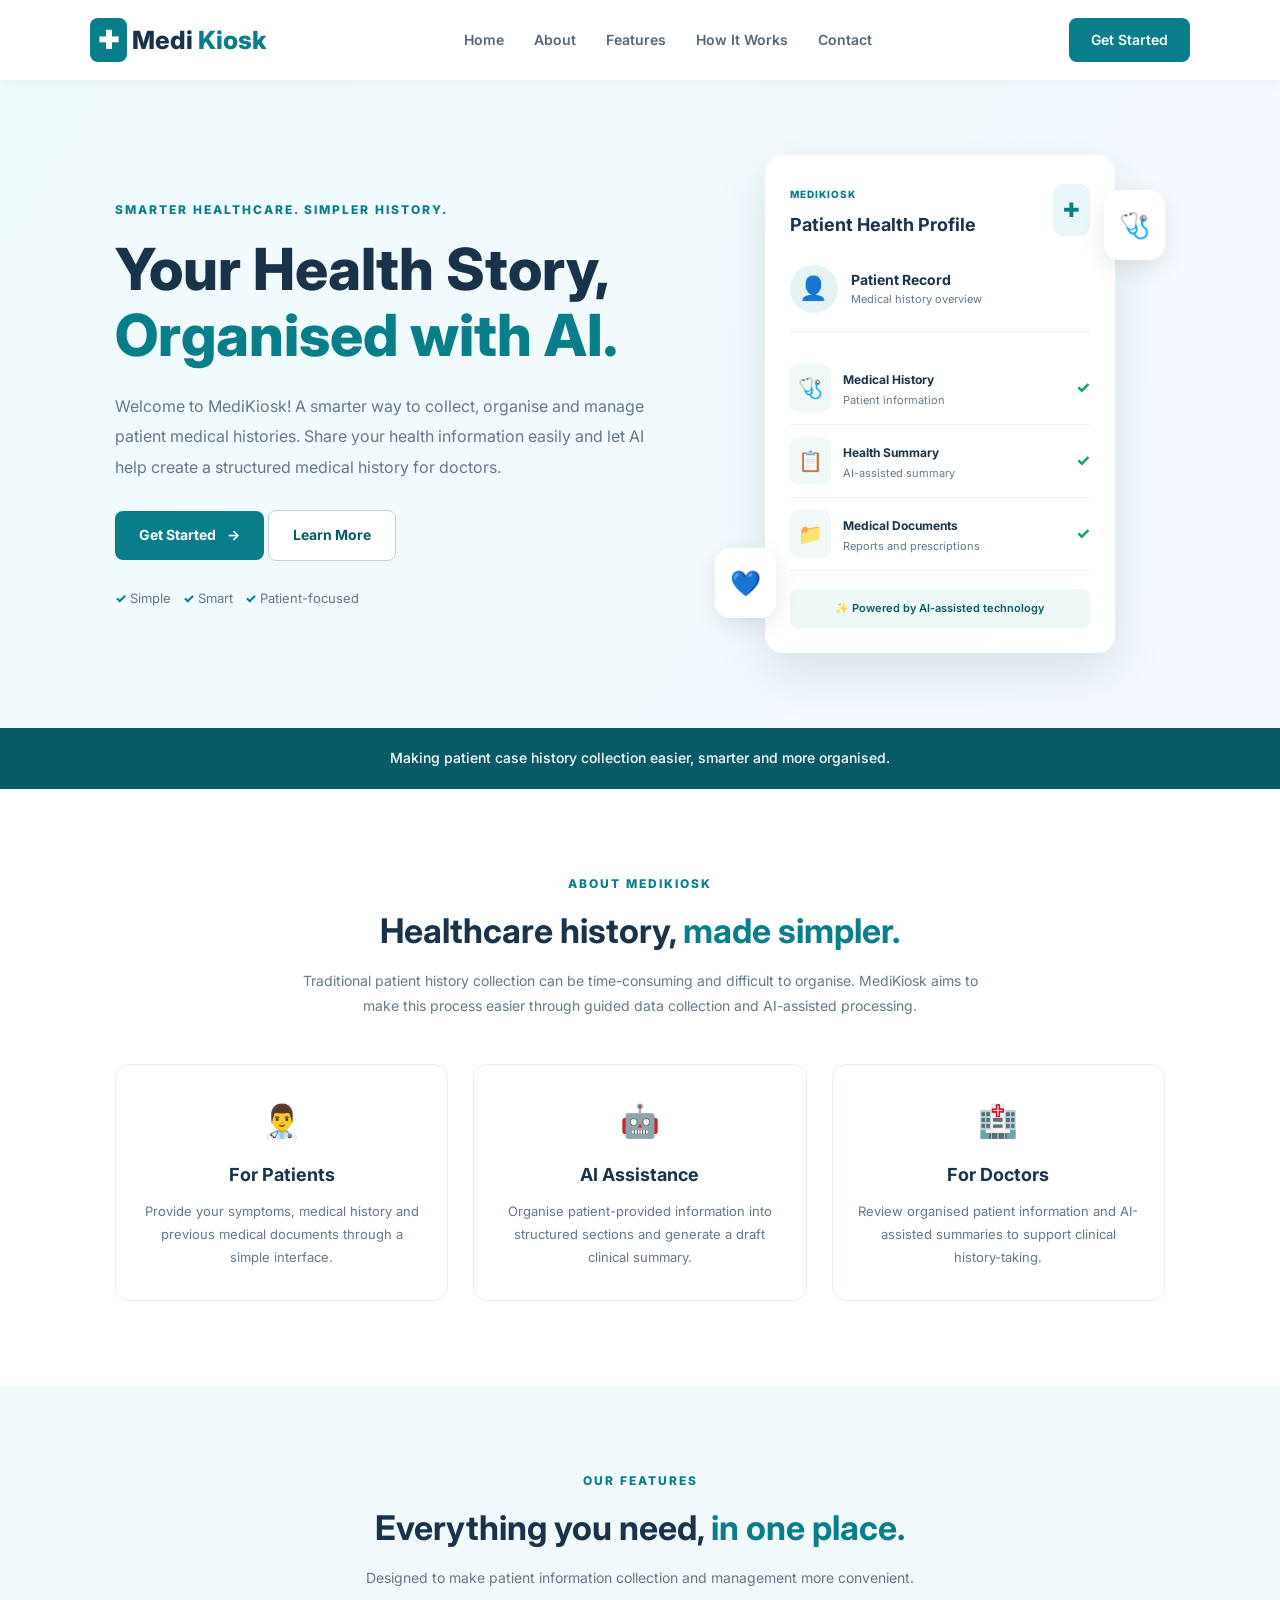
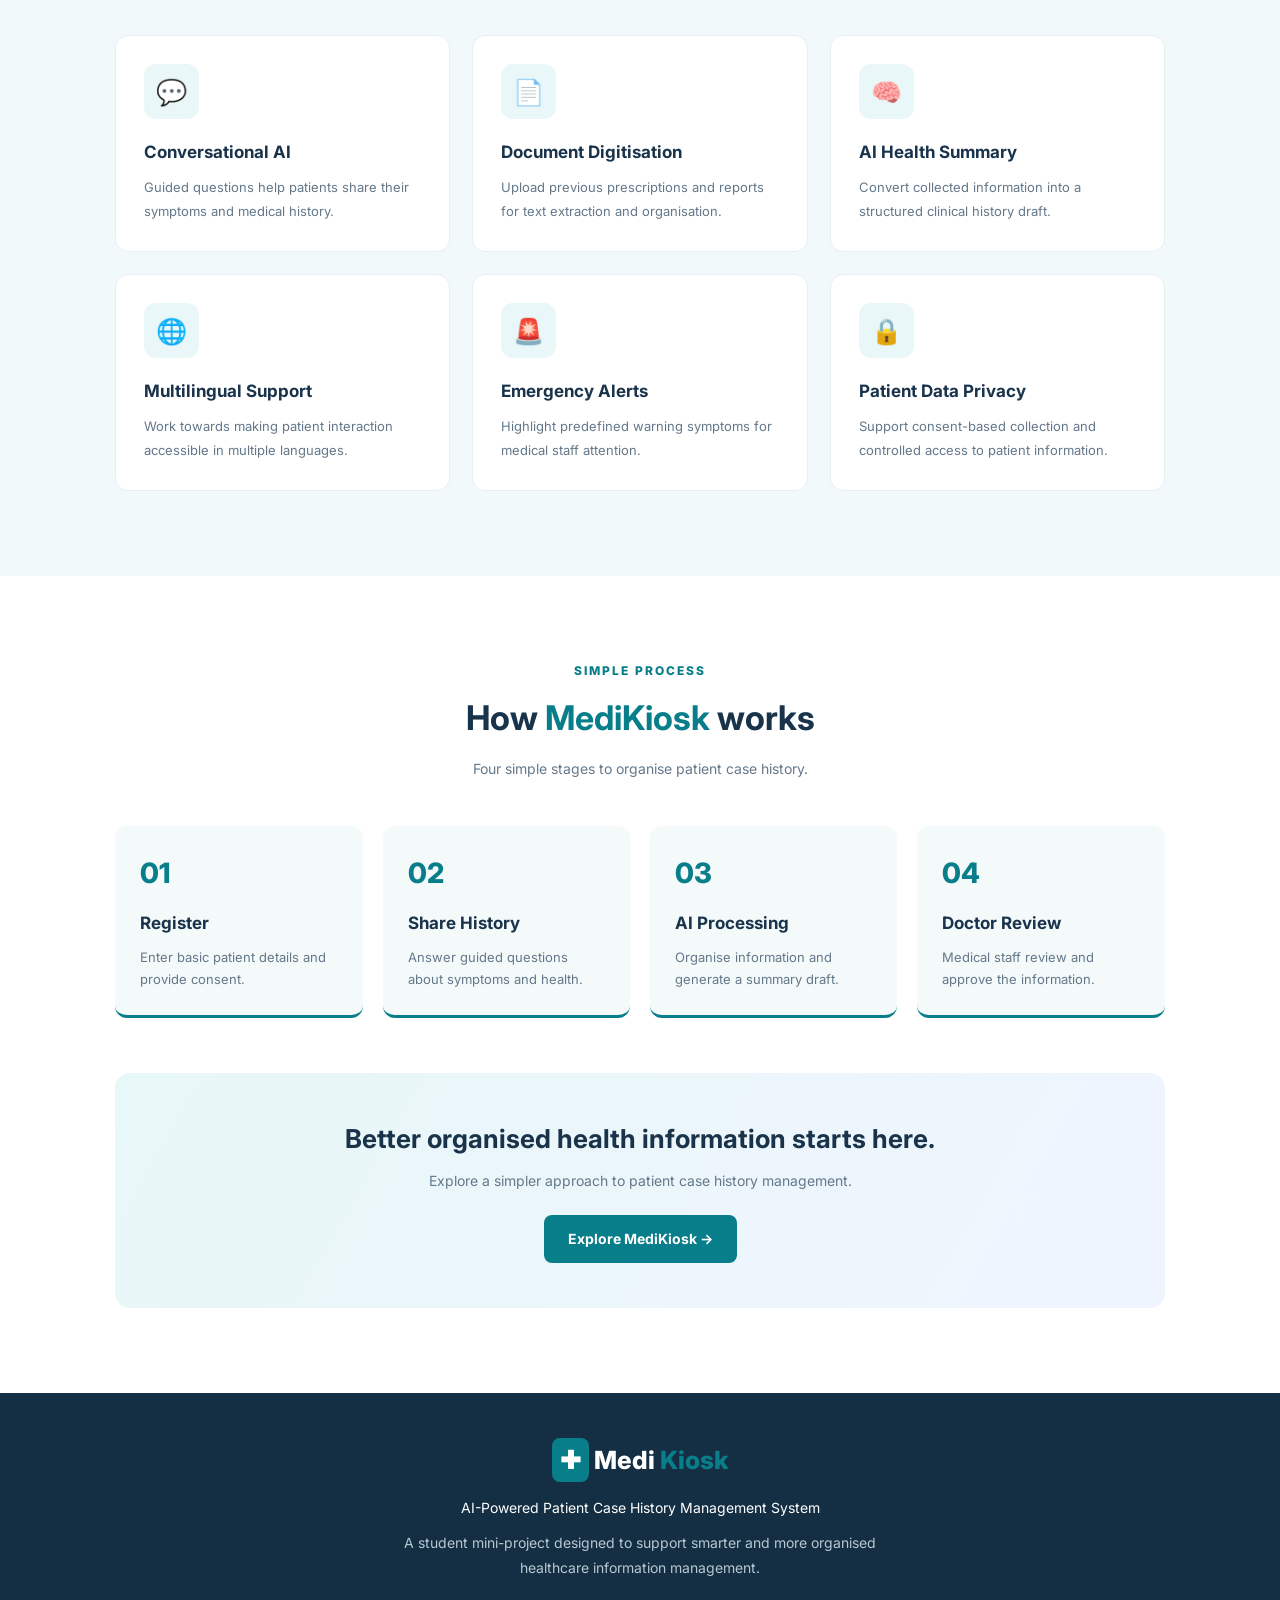
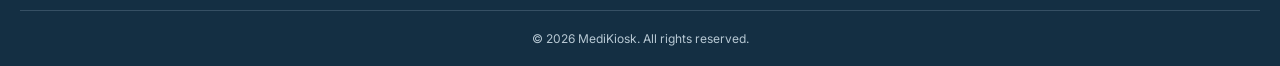
<file: index.html>
<!DOCTYPE html>
<html lang="en">
<head>
    <meta charset="UTF-8">
    <meta name="viewport" content="width=device-width, initial-scale=1.0">
    <title>MediKiosk | AI Patient Case History</title>

    <!-- Google Fonts -->
    <link rel="preconnect" href="https://fonts.googleapis.com">
    <link rel="preconnect" href="https://fonts.gstatic.com" crossorigin>
    <link href="https://fonts.googleapis.com/css2?family=Inter:wght@400;500;600;700;800&display=swap" rel="stylesheet">

    <!-- CSS file -->
    <link rel="stylesheet" href="style.css">
</head>

<body>

    <!-- NAVIGATION BAR -->
    <header class="navbar">
        <a href="#home" class="logo">
            <span class="logo-icon">✚</span>
            Medi<span>Kiosk</span>
        </a>

        <button class="menu-toggle" id="menuToggle" aria-label="Toggle navigation" aria-expanded="false">
            ☰
        </button>

        <nav class="nav-links" id="navLinks">
            <a href="#home">Home</a>
            <a href="#about">About</a>
            <a href="#features">Features</a>
            <a href="#how-it-works">How It Works</a>
            <a href="#contact">Contact</a>
        </nav>

        <a href="register.html" class="nav-button">Get Started</a>
    </header>


    <!-- HERO SECTION -->
    <main>
        <section class="hero" id="home">

            <div class="hero-content">
                <p class="tagline">SMARTER HEALTHCARE. SIMPLER HISTORY.</p>

                <h1>
                    Your Health Story,<br>
                    <span>Organised with AI.</span>
                </h1>

                <p class="hero-description">
                    Welcome to MediKiosk! A smarter way to collect, organise
                    and manage patient medical histories. Share your health
                    information easily and let AI help create a structured
                    medical history for doctors.
                </p>

                <div class="register.html">
                    <a href="#how-it-works" class="primary-button">
                        Get Started <span>→</span>
                    </a>

                    <a href="#about" class="secondary-button">
                        Learn More
                    </a>
                </div>

                <div class="hero-note">
                    <span>✓</span> Simple &nbsp;
                    <span>✓</span> Smart &nbsp;
                    <span>✓</span> Patient-focused
                </div>
            </div>

            <div class="hero-visual">
                <div class="visual-circle"></div>

                <div class="medical-card">
                    <div class="card-heading">
                        <div>
                            <span class="small-label">MEDIKIOSK</span>
                            <h3>Patient Health Profile</h3>
                        </div>
                        <span class="health-icon">✚</span>
                    </div>

                    <div class="profile-row">
                        <div class="avatar">👤</div>
                        <div>
                            <h4>Patient Record</h4>
                            <p>Medical history overview</p>
                        </div>
                    </div>

                    <div class="record-item">
                        <span class="record-icon">🩺</span>
                        <div>
                            <strong>Medical History</strong>
                            <p>Patient information</p>
                        </div>
                        <span class="check">✓</span>
                    </div>

                    <div class="record-item">
                        <span class="record-icon">📋</span>
                        <div>
                            <strong>Health Summary</strong>
                            <p>AI-assisted summary</p>
                        </div>
                        <span class="check">✓</span>
                    </div>

                    <div class="record-item">
                        <span class="record-icon">📁</span>
                        <div>
                            <strong>Medical Documents</strong>
                            <p>Reports and prescriptions</p>
                        </div>
                        <span class="check">✓</span>
                    </div>

                    <div class="ai-label">
                        ✨ Powered by AI-assisted technology
                    </div>
                </div>

                <div class="floating-icon icon-one">🩺</div>
                <div class="floating-icon icon-two">💙</div>
            </div>

        </section>


        <!-- TRUST / INTRO STRIP -->
        <section class="intro-strip">
            <p>Making patient case history collection easier, smarter and more organised.</p>
        </section>


        <!-- ABOUT SECTION -->
        <section class="section about-section" id="about">

            <div class="section-heading">
                <p class="tagline">ABOUT MEDIKIOSK</p>
                <h2>Healthcare history, <span>made simpler.</span></h2>
                <p>
                    Traditional patient history collection can be time-consuming
                    and difficult to organise. MediKiosk aims to make this process
                    easier through guided data collection and AI-assisted processing.
                </p>
            </div>

            <div class="about-content">
                <div class="about-box">
                    <div class="about-icon">👨‍⚕️</div>
                    <h3>For Patients</h3>
                    <p>
                        Provide your symptoms, medical history and previous
                        medical documents through a simple interface.
                    </p>
                </div>

                <div class="about-box">
                    <div class="about-icon">🤖</div>
                    <h3>AI Assistance</h3>
                    <p>
                        Organise patient-provided information into structured
                        sections and generate a draft clinical summary.
                    </p>
                </div>

                <div class="about-box">
                    <div class="about-icon">🏥</div>
                    <h3>For Doctors</h3>
                    <p>
                        Review organised patient information and AI-assisted
                        summaries to support clinical history-taking.
                    </p>
                </div>
            </div>

        </section>


        <!-- FEATURES SECTION -->
        <section class="section features-section" id="features">

            <div class="section-heading">
                <p class="tagline">OUR FEATURES</p>
                <h2>Everything you need, <span>in one place.</span></h2>
                <p>
                    Designed to make patient information collection and
                    management more convenient.
                </p>
            </div>

            <div class="features-grid">

                <div class="feature-card">
                    <div class="feature-icon">💬</div>
                    <h3>Conversational AI</h3>
                    <p>
                        Guided questions help patients share their symptoms
                        and medical history.
                    </p>
                </div>

                <div class="feature-card">
                    <div class="feature-icon">📄</div>
                    <h3>Document Digitisation</h3>
                    <p>
                        Upload previous prescriptions and reports for
                        text extraction and organisation.
                    </p>
                </div>

                <div class="feature-card">
                    <div class="feature-icon">🧠</div>
                    <h3>AI Health Summary</h3>
                    <p>
                        Convert collected information into a structured
                        clinical history draft.
                    </p>
                </div>

                <div class="feature-card">
                    <div class="feature-icon">🌐</div>
                    <h3>Multilingual Support</h3>
                    <p>
                        Work towards making patient interaction accessible
                        in multiple languages.
                    </p>
                </div>

                <div class="feature-card">
                    <div class="feature-icon">🚨</div>
                    <h3>Emergency Alerts</h3>
                    <p>
                        Highlight predefined warning symptoms for
                        medical staff attention.
                    </p>
                </div>

                <div class="feature-card">
                    <div class="feature-icon">🔒</div>
                    <h3>Patient Data Privacy</h3>
                    <p>
                        Support consent-based collection and controlled
                        access to patient information.
                    </p>
                </div>

            </div>
        </section>


        <!-- HOW IT WORKS -->
        <section class="section how-section" id="how-it-works">

            <div class="section-heading">
                <p class="tagline">SIMPLE PROCESS</p>
                <h2>How <span>MediKiosk</span> works</h2>
                <p>Four simple stages to organise patient case history.</p>
            </div>

            <div class="steps-grid">

                <div class="step-card">
                    <div class="step-number">01</div>
                    <h3>Register</h3>
                    <p>Enter basic patient details and provide consent.</p>
                </div>

                <div class="step-card">
                    <div class="step-number">02</div>
                    <h3>Share History</h3>
                    <p>Answer guided questions about symptoms and health.</p>
                </div>

                <div class="step-card">
                    <div class="step-number">03</div>
                    <h3>AI Processing</h3>
                    <p>Organise information and generate a summary draft.</p>
                </div>

                <div class="step-card">
                    <div class="step-number">04</div>
                    <h3>Doctor Review</h3>
                    <p>Medical staff review and approve the information.</p>
                </div>

            </div>

            <div class="start-box">
                <h2>Better organised health information starts here.</h2>
                <p>Explore a simpler approach to patient case history management.</p>
                <a href="register.html" class="primary-button">Explore MediKiosk →</a>
            </div>

        </section>

    </main>


    <!-- FOOTER -->
    <footer id="contact">
        <div class="footer-content">
            <a href="#home" class="logo footer-logo">
                <span class="logo-icon">✚</span>
                Medi<span>Kiosk</span>
            </a>

            <p>
                AI-Powered Patient Case History Management System
            </p>

            <p class="footer-note">
                A student mini-project designed to support smarter
                and more organised healthcare information management.
            </p>
        </div>

        <div class="footer-bottom">
            © 2026 MediKiosk. All rights reserved.
        </div>
    </footer>


    <!-- JavaScript file -->
    <script src="script.js"></script>

</body>
</html>
</file>
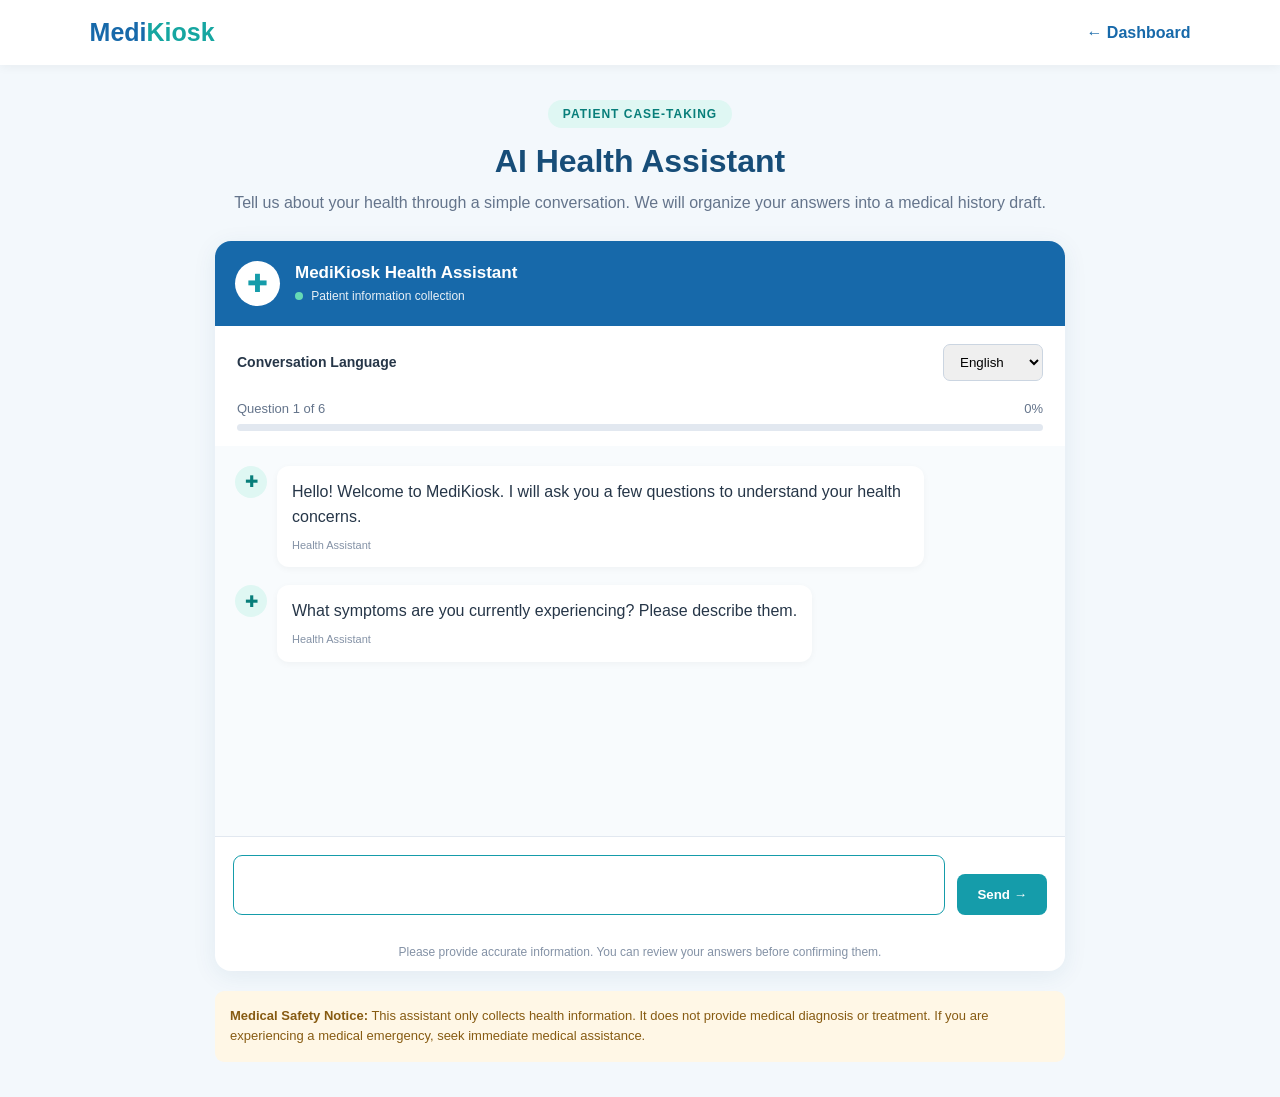
<file: assistant.html>
<!DOCTYPE html>
<html lang="en">
<head>
    <meta charset="UTF-8">
    <meta name="viewport" content="width=device-width, initial-scale=1.0">
    <title>AI Health Assistant | MediKiosk</title>
    <link rel="stylesheet" href="assistant.css">
</head>

<body>

<header class="navbar">
    <a href="dashboard.html" class="logo">Medi<span>Kiosk</span></a>
    <a href="dashboard.html" class="back-link">← Dashboard</a>
</header>

<main class="container">

    <section class="heading">
        <span class="tag">PATIENT CASE-TAKING</span>
        <h1>AI Health Assistant</h1>
        <p>
            Tell us about your health through a simple conversation.
            We will organize your answers into a medical history draft.
        </p>
    </section>

    <section class="chat-card">

        <div class="chat-header">
            <div class="assistant-avatar">✚</div>

            <div>
                <h2>MediKiosk Health Assistant</h2>
                <p><span class="online-dot"></span> Patient information collection</p>
            </div>
        </div>

        <div class="language-area">
            <label for="languageSelect">Conversation Language</label>

            <select id="languageSelect">
                <option value="en">English</option>
                <option value="kn">Kannada</option>
                <option value="hi">Hindi</option>
            </select>
        </div>

        <div class="progress-area">
            <div class="progress-info">
                <span id="progressText">Question 1 of 6</span>
                <span id="progressPercent">0%</span>
            </div>

            <div class="progress-track">
                <div id="progressBar"></div>
            </div>
        </div>

        <div class="chat-messages" id="chatMessages" aria-live="polite">

            <div class="message bot-message">
                <div class="message-avatar">✚</div>

                <div class="message-content">
                    <p>
                        Hello! Welcome to MediKiosk.
                        I will ask you a few questions to understand
                        your health concerns.
                    </p>
                    <span class="message-time">Health Assistant</span>
                </div>
            </div>

        </div>

        <div class="input-area" id="inputArea">

            <textarea
                id="userInput"
                rows="2"
                placeholder="Type your answer here..."
                aria-label="Your answer">
            </textarea>

            <button id="sendButton" type="button">
                Send →
            </button>

        </div>

        <div class="chat-footer">
            Please provide accurate information. You can review
            your answers before confirming them.
        </div>

        <div class="review-section" id="reviewSection" hidden>

            <h2>Review Your Health Information</h2>

            <p class="review-description">
                Please check your answers carefully before confirming.
            </p>

            <div id="reviewContent" class="review-content"></div>

            <div class="review-buttons">
                <button id="editButton" class="edit-btn" type="button">
                    Edit Answers
                </button>

                <button id="confirmButton" class="confirm-btn" type="button">
                    Confirm Answers
                </button>
            </div>

        </div>

        <div id="successSection" class="success-section" hidden>

            <div class="success-icon">✓</div>

            <h2>Information Collected Successfully!</h2>

            <p>
                Your health information has been organized into a
                draft for further review.
            </p>

            <div class="demo-warning">
                This is a frontend demonstration. Your answers have
                not been saved to a database or sent to an AI model.
            </div>

            <a href="dashboard.html" class="dashboard-btn">
                Return to Dashboard
            </a>

        </div>

    </section>

    <div class="notice">
        <strong>Medical Safety Notice:</strong>
        This assistant only collects health information. It does not
        provide medical diagnosis or treatment. If you are experiencing
        a medical emergency, seek immediate medical assistance.
    </div>

</main>

<script src="assistant.js"></script>

</body>
</html>
</file>
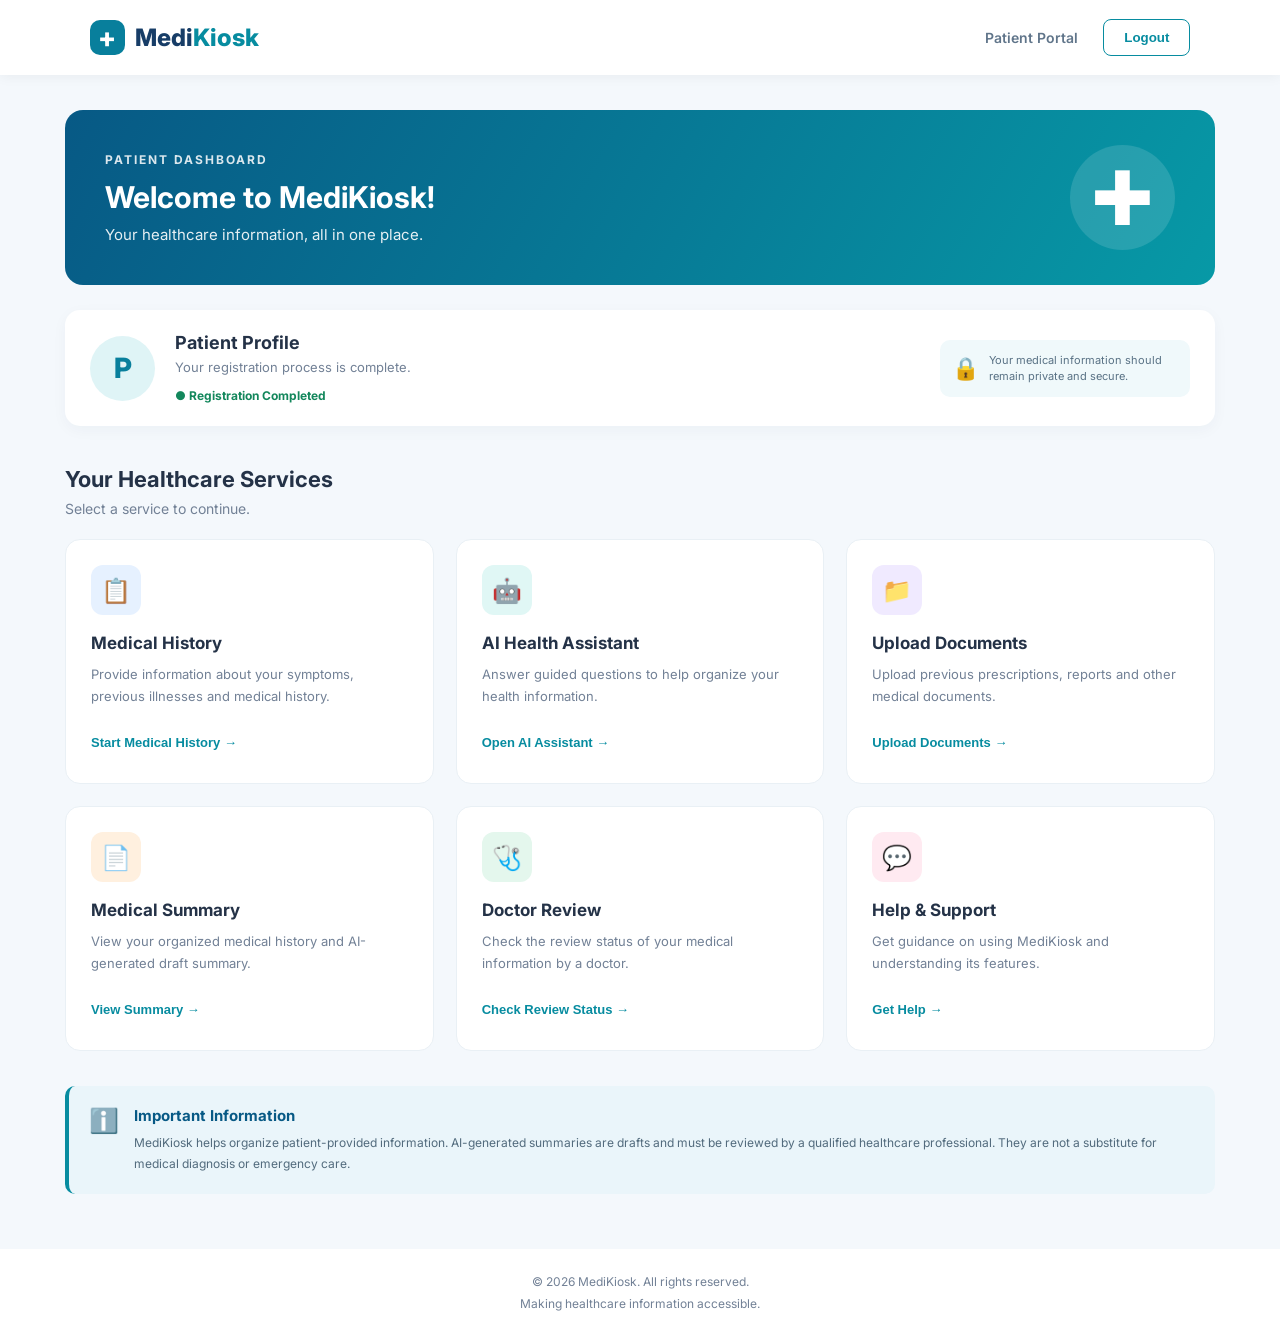
<file: dashboard.html>
<!DOCTYPE html>
<html lang="en">
<head>
    <meta charset="UTF-8">
    <meta name="viewport" content="width=device-width, initial-scale=1.0">

    <title>MediKiosk | Patient Dashboard</title>

    <link rel="stylesheet" href="dashboard.css">

    <link rel="preconnect" href="https://fonts.googleapis.com">
    <link rel="preconnect" href="https://fonts.gstatic.com" crossorigin>
    <link href="https://fonts.googleapis.com/css2?family=Inter:wght@400;500;600;700;800&display=swap" rel="stylesheet">
</head>

<body>

    <!-- Navigation -->
    <header class="navbar">
        <a href="index.html" class="logo">
            <span class="logo-icon">+</span>
            <span>Medi<span class="logo-highlight">Kiosk</span></span>
        </a>

        <div class="nav-right">
            <span class="patient-label">Patient Portal</span>
            <button class="logout-btn" id="logoutBtn">Logout</button>
        </div>
    </header>

    <main class="dashboard-container">

        <!-- Welcome Section -->
        <section class="welcome-section">
            <div>
                <p class="welcome-small">PATIENT DASHBOARD</p>
                <h1>Welcome to MediKiosk!</h1>
                <p class="welcome-description">
                    Your healthcare information, all in one place.
                </p>
            </div>

            <div class="welcome-icon">✚</div>
        </section>

        <!-- Profile Card -->
        <section class="profile-card">
            <div class="profile-avatar">P</div>

            <div class="profile-details">
                <h2>Patient Profile</h2>
                <p>Your registration process is complete.</p>
                <span class="status-label">● Registration Completed</span>
            </div>

            <div class="profile-note">
                <span>🔒</span>
                <p>Your medical information should remain private and secure.</p>
            </div>
        </section>

        <!-- Section Heading -->
        <section class="section-heading">
            <div>
                <h2>Your Healthcare Services</h2>
                <p>Select a service to continue.</p>
            </div>
        </section>

        <!-- Dashboard Cards -->
        <section class="services-grid">

            <article class="service-card">
                <div class="service-icon icon-blue">📋</div>
                <h3>Medical History</h3>
                <p>
                    Provide information about your symptoms,
                    previous illnesses and medical history.
                </p>
                <button class="service-btn" data-service="Medical History">
                    Start Medical History →
                </button>
            </article>

            <article class="service-card">
                <div class="service-icon icon-teal">🤖</div>
                <h3>AI Health Assistant</h3>
                <p>
                    Answer guided questions to help organize
                    your health information.
                </p>
                <button class="service-btn" data-service="AI Health Assistant">
                    Open AI Assistant →
                </button>
            </article>

            <article class="service-card">
                <div class="service-icon icon-purple">📁</div>
                <h3>Upload Documents</h3>
                <p>
                    Upload previous prescriptions, reports
                    and other medical documents.
                </p>
                <button class="service-btn" data-service="Upload Medical Documents">
                    Upload Documents →
                </button>
            </article>

            <article class="service-card">
                <div class="service-icon icon-orange">📄</div>
                <h3>Medical Summary</h3>
                <p>
                    View your organized medical history
                    and AI-generated draft summary.
                </p>
                <button class="service-btn" data-service="Medical Summary">
                    View Summary →
                </button>
            </article>

            <article class="service-card">
                <div class="service-icon icon-green">🩺</div>
                <h3>Doctor Review</h3>
                <p>
                    Check the review status of your
                    medical information by a doctor.
                </p>
                <button class="service-btn" data-service="Doctor Review">
                    Check Review Status →
                </button>
            </article>

            <article class="service-card help-card">
                <div class="service-icon icon-pink">💬</div>
                <h3>Help & Support</h3>
                <p>
                    Get guidance on using MediKiosk
                    and understanding its features.
                </p>
                <button class="service-btn" data-service="Help & Support">
                    Get Help →
                </button>
            </article>

        </section>

        <!-- Information Notice -->
        <section class="notice-section">
            <span class="notice-icon">ℹ️</span>
            <div>
                <h3>Important Information</h3>
                <p>
                    MediKiosk helps organize patient-provided information.
                    AI-generated summaries are drafts and must be reviewed
                    by a qualified healthcare professional. They are not
                    a substitute for medical diagnosis or emergency care.
                </p>
            </div>
        </section>

    </main>

    <!-- Footer -->
    <footer class="footer">
        <p>© 2026 MediKiosk. All rights reserved.</p>
        <p>Making healthcare information accessible.</p>
    </footer>

    <!-- Message popup -->
    <div id="messageBox" class="message-box" role="status" aria-live="polite"></div>

    <script src="dashboard.js"></script>

</body>
</html>
</file>
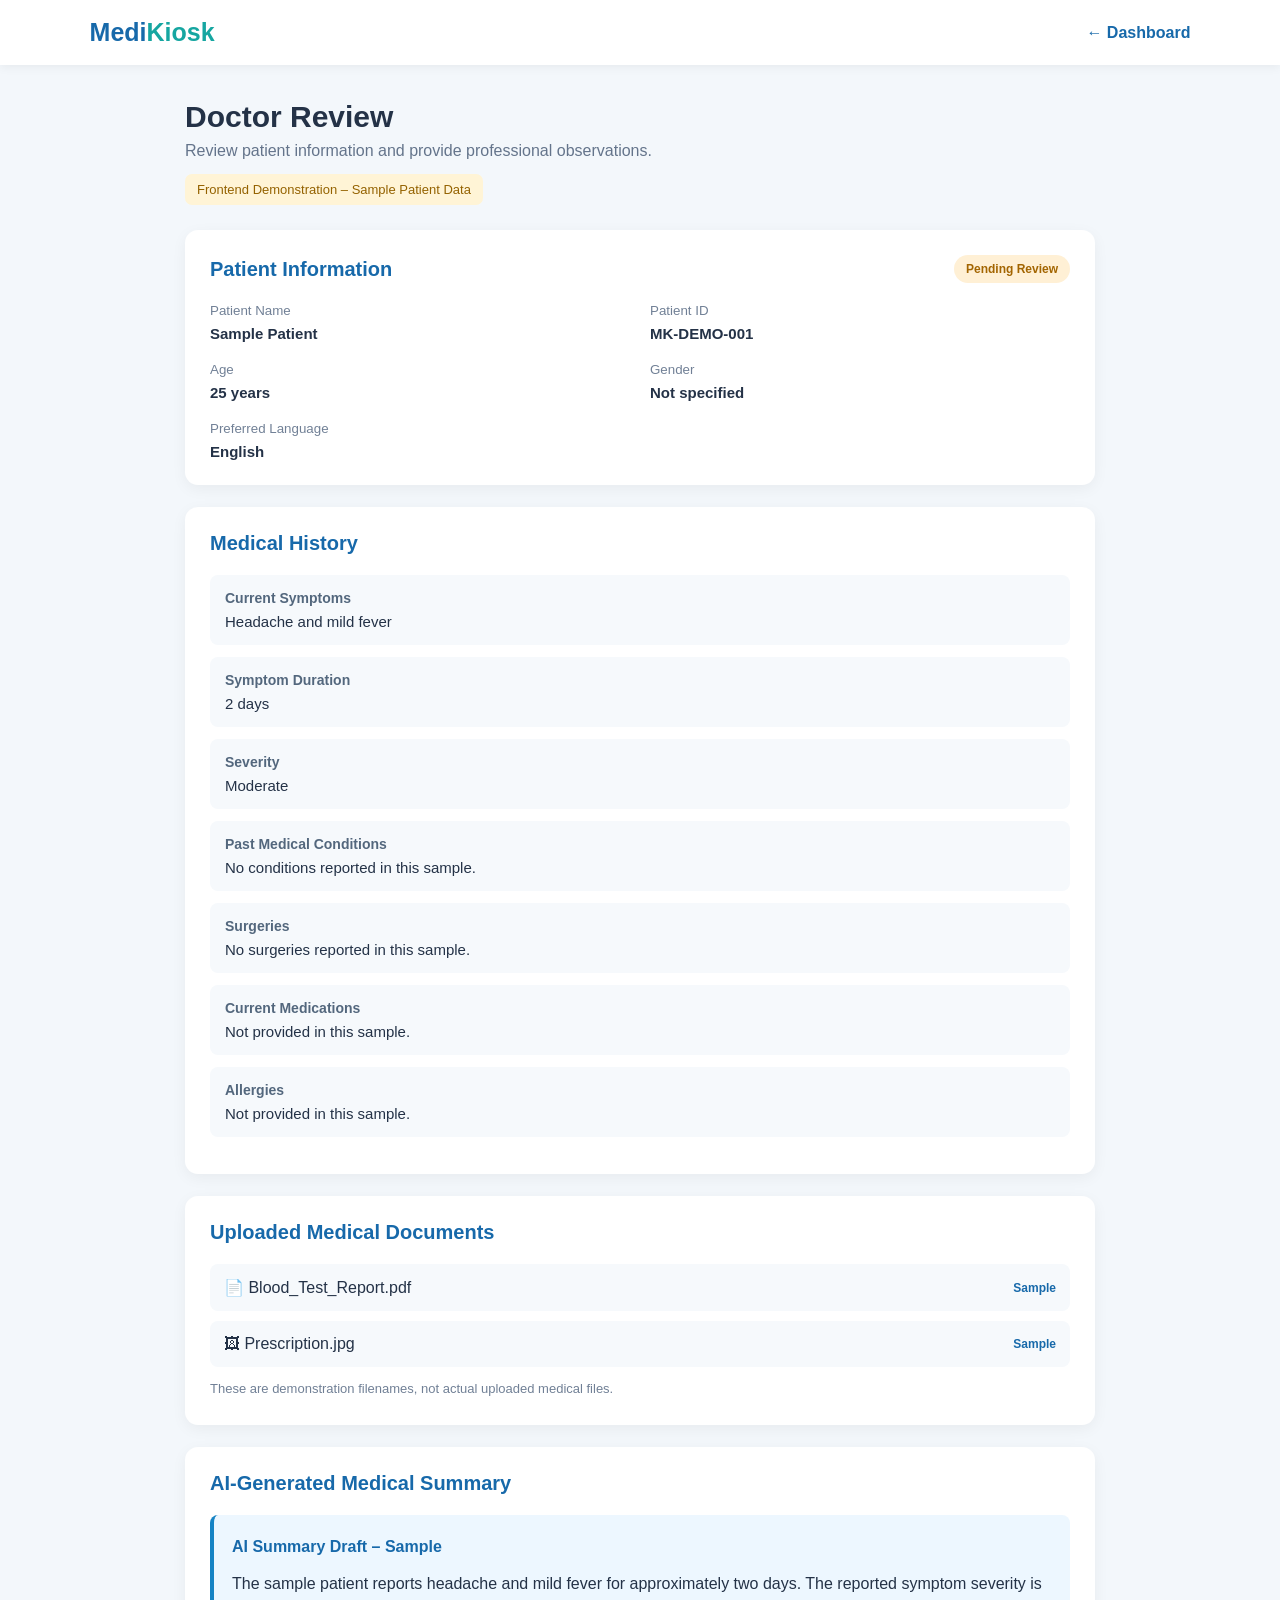
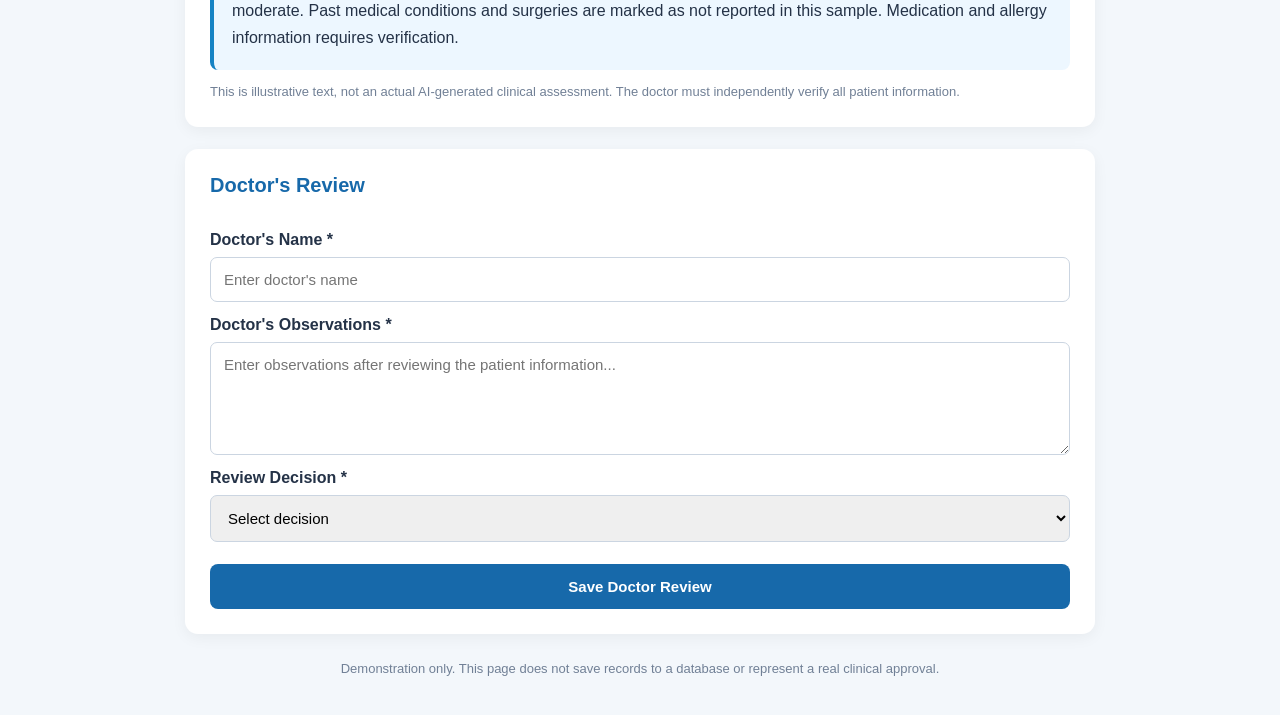
<file: doctor-review.html>
<!DOCTYPE html>
<html lang="en">
<head>
    <meta charset="UTF-8">
    <meta name="viewport" content="width=device-width, initial-scale=1.0">
    <title>MediKiosk | Doctor Review</title>
    <link rel="stylesheet" href="doctor-review.css">
</head>
<body>

<header class="header">
    <div class="logo">Medi<span>Kiosk</span></div>
    <a href="dashboard.html" class="back-btn">← Dashboard</a>
</header>

<main class="container">

    <section class="page-heading">
        <h1>Doctor Review</h1>
        <p>Review patient information and provide professional observations.</p>
        <span class="demo-label">Frontend Demonstration – Sample Patient Data</span>
    </section>

    <section class="card">
        <div class="section-heading">
            <h2>Patient Information</h2>
            <span class="status pending">Pending Review</span>
        </div>

        <div class="details-grid">
            <div><small>Patient Name</small><strong>Sample Patient</strong></div>
            <div><small>Patient ID</small><strong>MK-DEMO-001</strong></div>
            <div><small>Age</small><strong>25 years</strong></div>
            <div><small>Gender</small><strong>Not specified</strong></div>
            <div><small>Preferred Language</small><strong>English</strong></div>
        </div>
    </section>

    <section class="card">
        <h2>Medical History</h2>

        <div class="info-block">
            <h3>Current Symptoms</h3>
            <p>Headache and mild fever</p>
        </div>

        <div class="info-block">
            <h3>Symptom Duration</h3>
            <p>2 days</p>
        </div>

        <div class="info-block">
            <h3>Severity</h3>
            <p>Moderate</p>
        </div>

        <div class="info-block">
            <h3>Past Medical Conditions</h3>
            <p>No conditions reported in this sample.</p>
        </div>

        <div class="info-block">
            <h3>Surgeries</h3>
            <p>No surgeries reported in this sample.</p>
        </div>

        <div class="info-block">
            <h3>Current Medications</h3>
            <p>Not provided in this sample.</p>
        </div>

        <div class="info-block">
            <h3>Allergies</h3>
            <p>Not provided in this sample.</p>
        </div>
    </section>

    <section class="card">
        <h2>Uploaded Medical Documents</h2>

        <div class="document-item">
            <span>📄 Blood_Test_Report.pdf</span>
            <span class="file-tag">Sample</span>
        </div>

        <div class="document-item">
            <span>🖼 Prescription.jpg</span>
            <span class="file-tag">Sample</span>
        </div>

        <p class="note">
            These are demonstration filenames, not actual uploaded medical files.
        </p>
    </section>

    <section class="card">
        <h2>AI-Generated Medical Summary</h2>

        <div class="ai-box">
            <span class="ai-label">AI Summary Draft – Sample</span>
            <p>
                The sample patient reports headache and mild fever
                for approximately two days. The reported symptom
                severity is moderate. Past medical conditions and
                surgeries are marked as not reported in this sample.
                Medication and allergy information requires verification.
            </p>
        </div>

        <p class="note">
            This is illustrative text, not an actual AI-generated
            clinical assessment. The doctor must independently verify
            all patient information.
        </p>
    </section>

    <section class="card">
        <h2>Doctor's Review</h2>

        <form id="doctorReviewForm">

            <label for="doctorName">Doctor's Name *</label>
            <input
                type="text"
                id="doctorName"
                placeholder="Enter doctor's name"
                required
            >

            <label for="observations">Doctor's Observations *</label>
            <textarea
                id="observations"
                rows="5"
                placeholder="Enter observations after reviewing the patient information..."
                required
            ></textarea>

            <label for="decision">Review Decision *</label>
            <select id="decision" required>
                <option value="">Select decision</option>
                <option value="Approved">Approved</option>
                <option value="Correction Required">Correction Required</option>
                <option value="Further Information Required">
                    Further Information Required
                </option>
            </select>

            <button type="submit" class="submit-btn">
                Save Doctor Review
            </button>

        </form>

        <div id="successMessage" class="success-message hidden">
            <h3>Review Updated Successfully!</h3>
            <p id="savedDoctor"></p>
            <p id="savedDecision"></p>
            <p id="savedObservations"></p>
            <span id="finalStatus" class="status"></span>
        </div>

    </section>

    <p class="disclaimer">
        Demonstration only. This page does not save records to a
        database or represent a real clinical approval.
    </p>

</main>

<script src="doctor-review.js"></script>
</body>
</html>
</file>
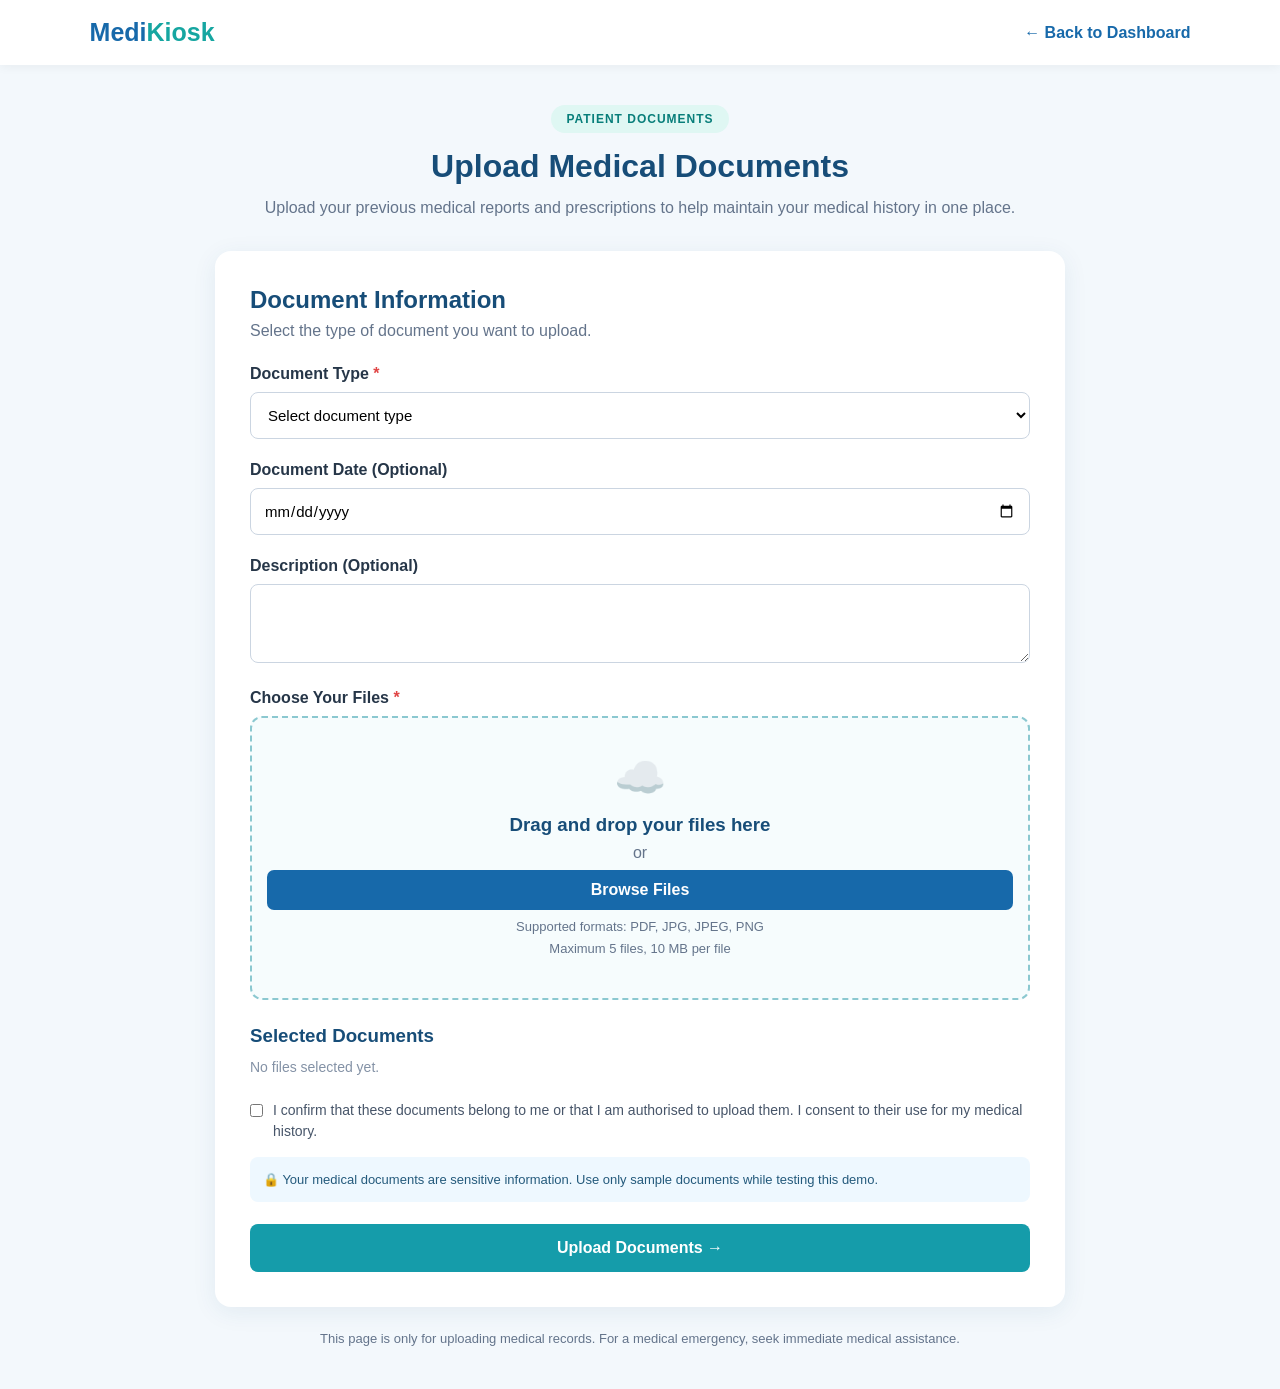
<file: documents.html>
<!DOCTYPE html>
<html lang="en">
<head>
    <meta charset="UTF-8">
    <meta name="viewport" content="width=device-width, initial-scale=1.0">
    <title>Upload Medical Documents | MediKiosk</title>
    <link rel="stylesheet" href="documents.css">
</head>
<body>

    <header class="navbar">
        <a href="dashboard.html" class="logo">Medi<span>Kiosk</span></a>
        <a href="dashboard.html" class="back-link">← Back to Dashboard</a>
    </header>

    <main class="container">

        <section class="page-heading">
            <span class="tag">PATIENT DOCUMENTS</span>
            <h1>Upload Medical Documents</h1>
            <p>
                Upload your previous medical reports and prescriptions
                to help maintain your medical history in one place.
            </p>
        </section>

        <section class="upload-card">

            <div class="section-heading">
                <h2>Document Information</h2>
                <p>Select the type of document you want to upload.</p>
            </div>

            <form id="documentForm">

                <div class="form-group">
                    <label for="documentType">Document Type <span>*</span></label>

                    <select id="documentType" required>
                        <option value="">Select document type</option>
                        <option value="Prescription">Prescription</option>
                        <option value="Blood Test Report">Blood Test Report</option>
                        <option value="Laboratory Report">Laboratory Report</option>
                        <option value="X-ray Report">X-ray Report</option>
                        <option value="Scan Report">Scan Report</option>
                        <option value="Discharge Summary">Discharge Summary</option>
                        <option value="Previous Medical Record">Previous Medical Record</option>
                        <option value="Other">Other</option>
                    </select>
                </div>

                <div class="form-group">
                    <label for="documentDate">Document Date (Optional)</label>
                    <input type="date" id="documentDate">
                </div>

                <div class="form-group">
                    <label for="documentDescription">Description (Optional)</label>
                    <textarea
                        id="documentDescription"
                        rows="3"
                        maxlength="300"
                        placeholder="Example: Blood test report taken last month">
                    </textarea>
                </div>

                <div class="form-group">
                    <label>Choose Your Files <span>*</span></label>

                    <div class="drop-area" id="dropArea">
                        <div class="upload-icon">☁️</div>
                        <h3>Drag and drop your files here</h3>
                        <p>or</p>

                        <label for="documentFiles" class="browse-btn">
                            Browse Files
                        </label>

                        <input
                            type="file"
                            id="documentFiles"
                            accept=".pdf,.jpg,.jpeg,.png,application/pdf,image/jpeg,image/png"
                            multiple
                            hidden
                        >

                        <p class="file-info">
                            Supported formats: PDF, JPG, JPEG, PNG
                        </p>
                        <p class="file-info">
                            Maximum 5 files, 10 MB per file
                        </p>
                    </div>
                </div>

                <div class="selected-files-section">
                    <h3>Selected Documents</h3>
                    <div id="fileList" class="file-list">
                        <p class="empty-message">No files selected yet.</p>
                    </div>
                </div>

                <div class="consent-box">
                    <input type="checkbox" id="documentConsent" required>
                    <label for="documentConsent">
                        I confirm that these documents belong to me or that
                        I am authorised to upload them. I consent to their
                        use for my medical history.
                    </label>
                </div>

                <p class="privacy-note">
                    🔒 Your medical documents are sensitive information.
                    Use only sample documents while testing this demo.
                </p>

                <button type="submit" class="submit-btn">
                    Upload Documents →
                </button>

            </form>

            <div id="successMessage" class="success-message" hidden>
                <div class="success-icon">✓</div>
                <h2>Documents Selected Successfully!</h2>
                <p id="successText">
                    Your documents have passed the frontend checks.
                </p>
                <p class="demo-note">
                    This is a frontend demonstration. Files are not yet
                    uploaded to a server or saved in a database.
                </p>
                <a href="dashboard.html" class="dashboard-btn">
                    Return to Dashboard
                </a>
            </div>

        </section>

        <p class="emergency-note">
            This page is only for uploading medical records. For a medical
            emergency, seek immediate medical assistance.
        </p>

    </main>

    <script src="documents.js"></script>
</body>
</html>
</file>
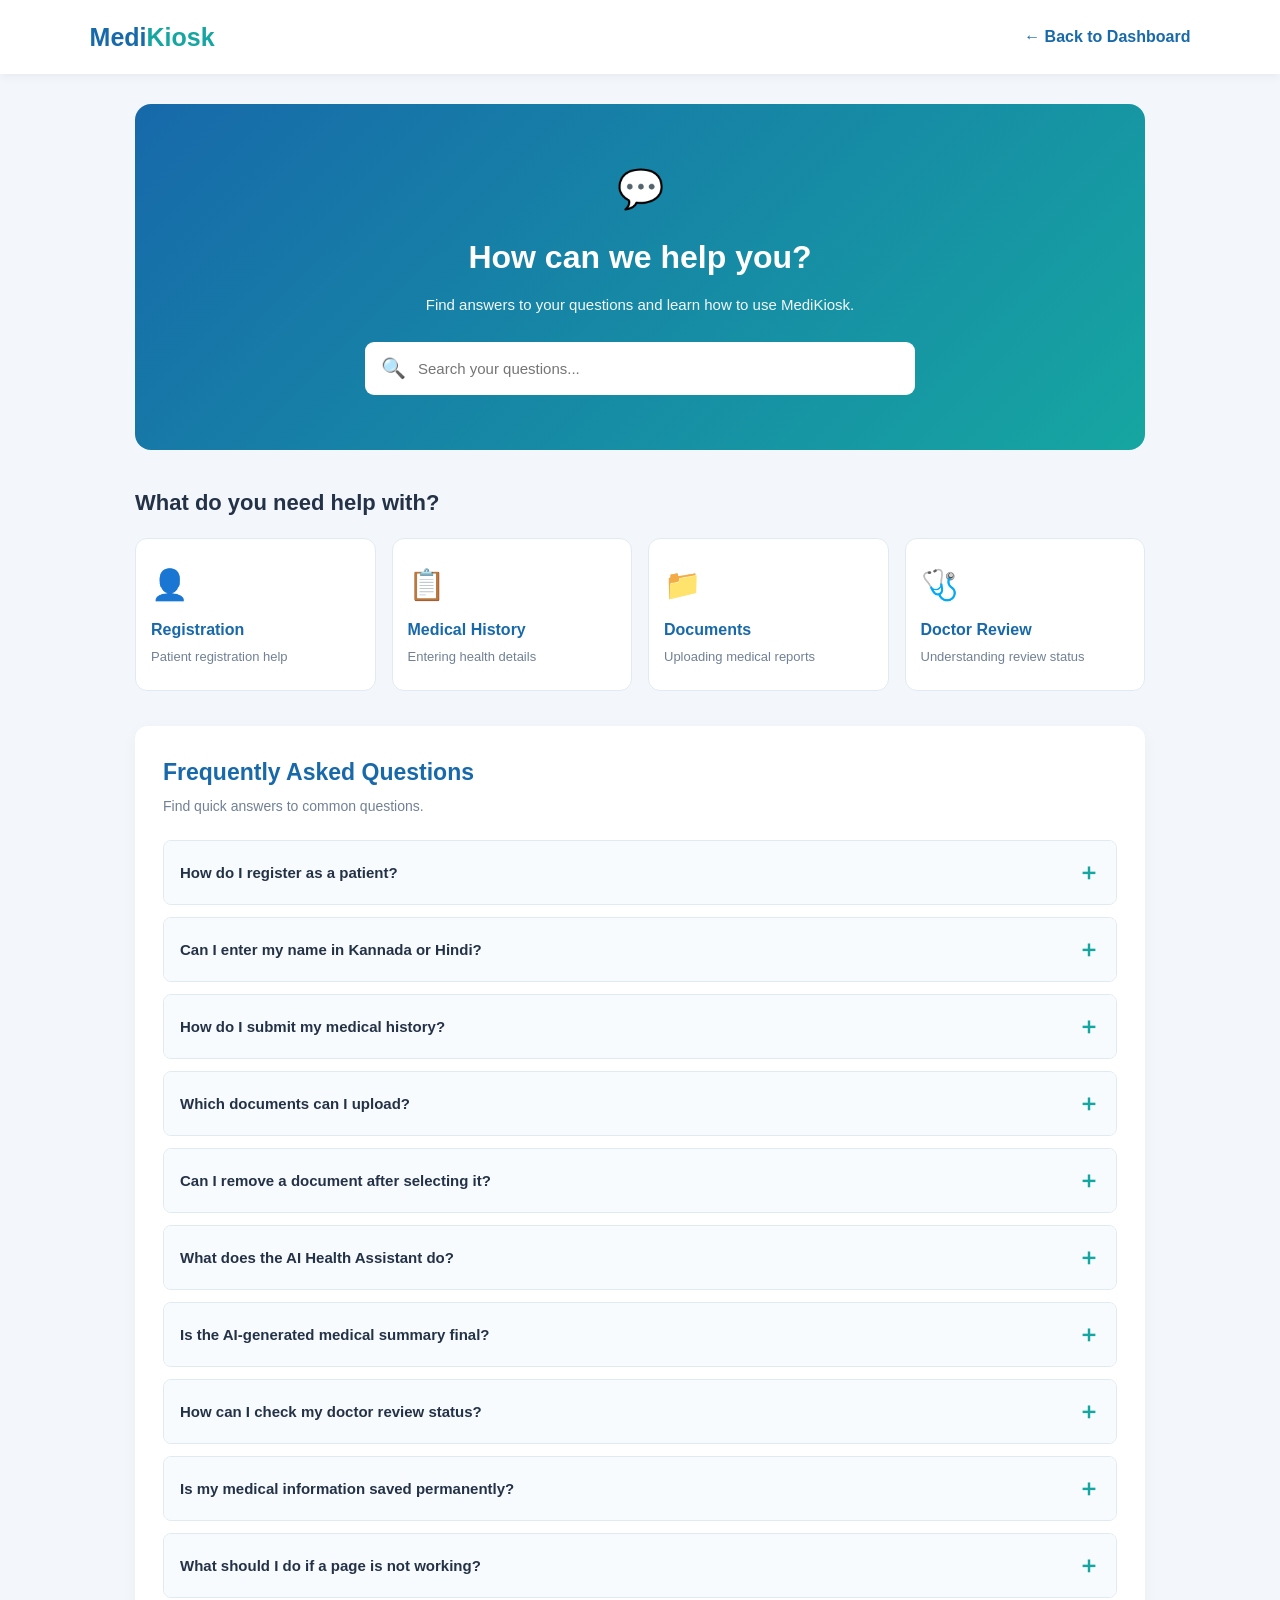
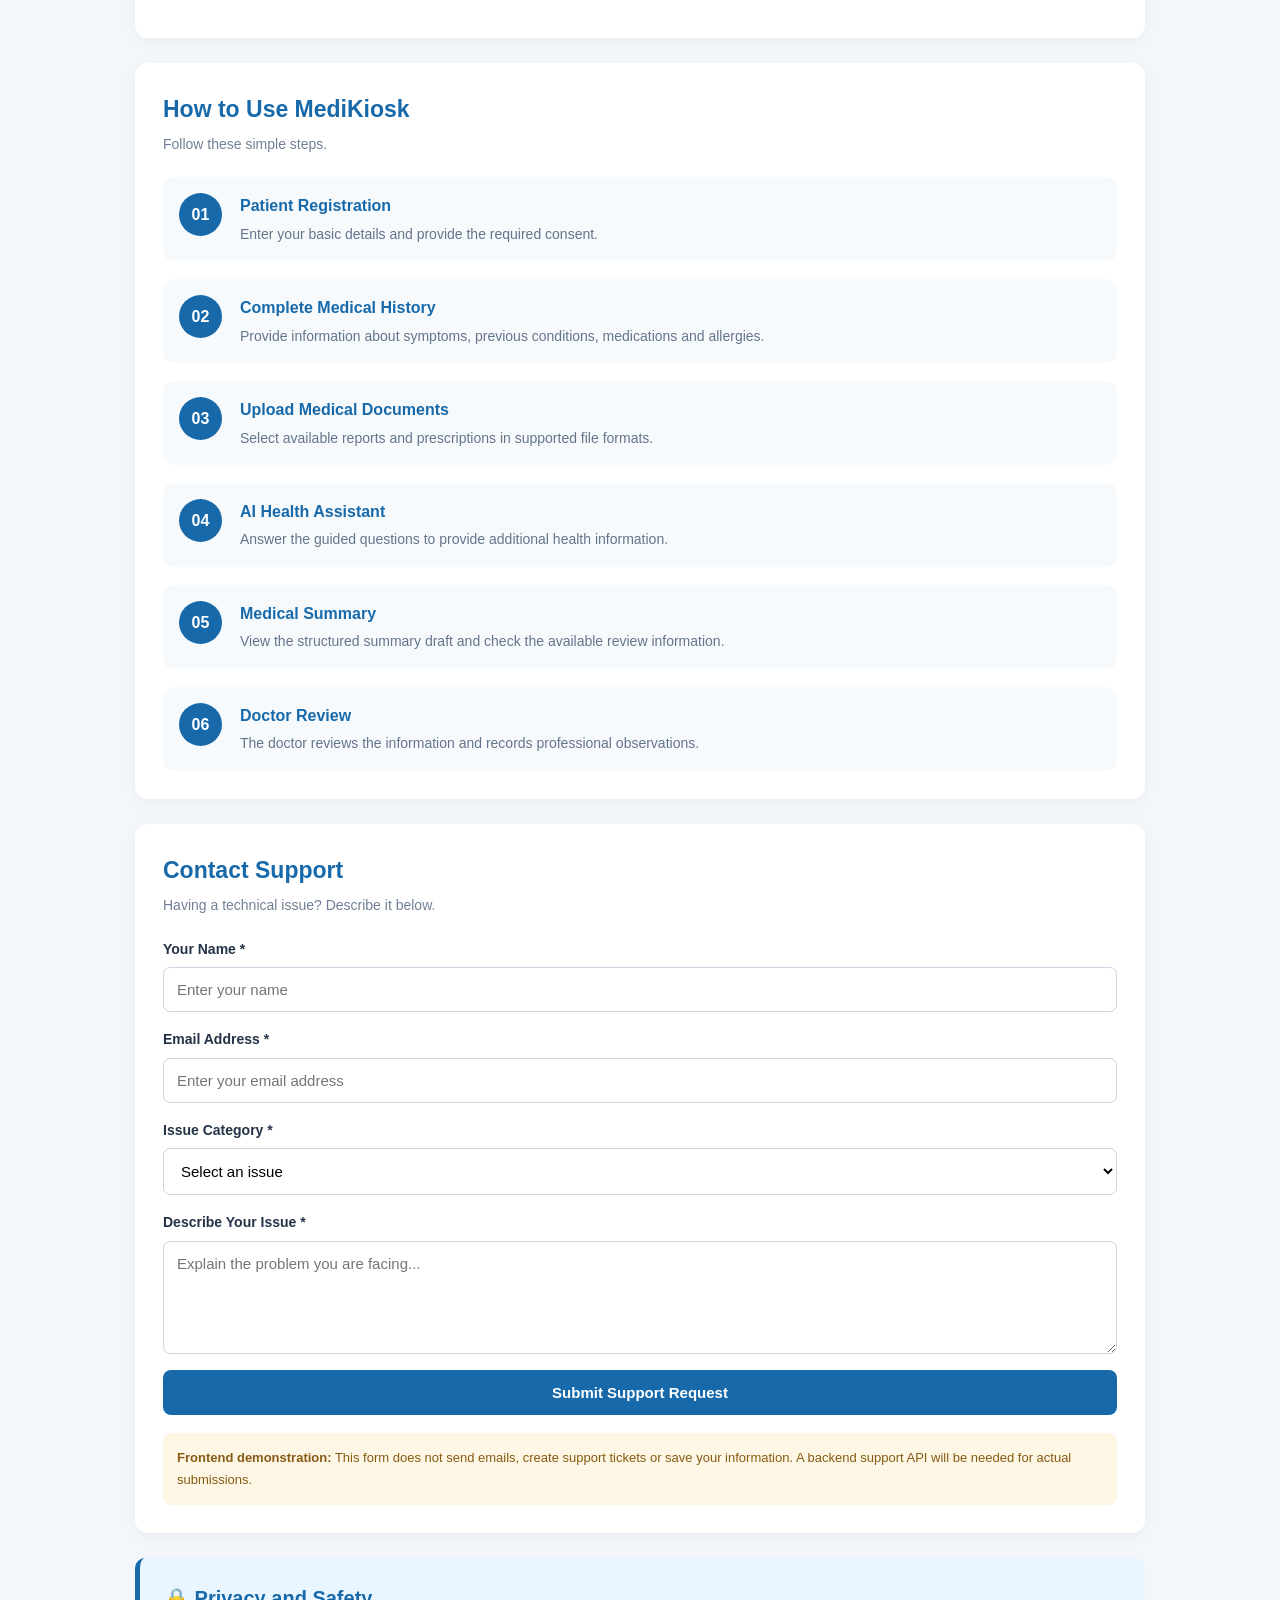
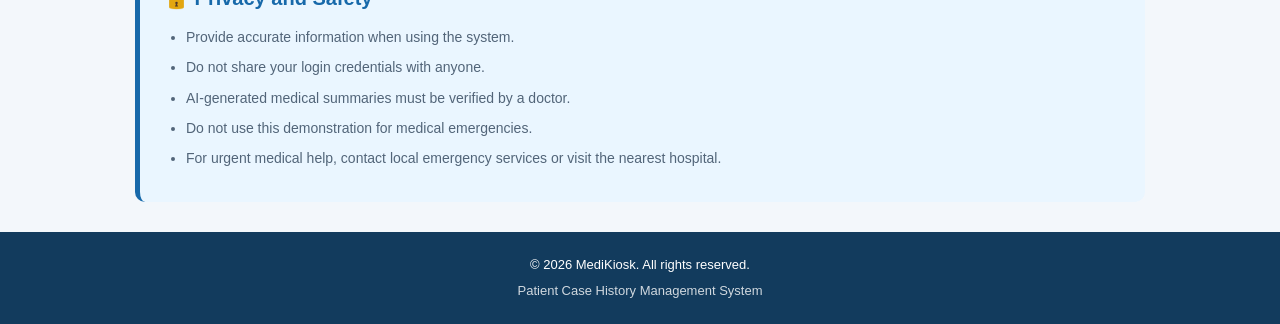
<file: help.html>
<!DOCTYPE html>
<html lang="en">
<head>
    <meta charset="UTF-8">
    <meta name="viewport" content="width=device-width, initial-scale=1.0">
    <title>MediKiosk | Help & Support</title>
    <link rel="stylesheet" href="help.css">
</head>
<body>

<header class="header">
    <a href="dashboard.html" class="logo">
        Medi<span>Kiosk</span>
    </a>

    <a href="dashboard.html" class="back-btn">
        ← Back to Dashboard
    </a>
</header>

<main class="container">

    <!-- HERO SECTION -->
    <section class="hero">
        <div class="hero-icon">💬</div>
        <h1>How can we help you?</h1>
        <p>
            Find answers to your questions and learn how to use MediKiosk.
        </p>

        <div class="search-box">
            <span>🔍</span>
            <input
                type="search"
                id="faqSearch"
                placeholder="Search your questions..."
                aria-label="Search frequently asked questions"
            >
        </div>
    </section>

    <!-- QUICK HELP -->
    <section class="quick-help">
        <h2>What do you need help with?</h2>

        <div class="quick-grid">
            <a href="#registration" class="quick-card">
                <span>👤</span>
                <h3>Registration</h3>
                <p>Patient registration help</p>
            </a>

            <a href="#medical-history" class="quick-card">
                <span>📋</span>
                <h3>Medical History</h3>
                <p>Entering health details</p>
            </a>

            <a href="#documents" class="quick-card">
                <span>📁</span>
                <h3>Documents</h3>
                <p>Uploading medical reports</p>
            </a>

            <a href="#doctor-review" class="quick-card">
                <span>🩺</span>
                <h3>Doctor Review</h3>
                <p>Understanding review status</p>
            </a>
        </div>
    </section>

    <!-- FAQ SECTION -->
    <section class="section" id="faqs">
        <div class="section-heading">
            <h2>Frequently Asked Questions</h2>
            <p>Find quick answers to common questions.</p>
        </div>

        <div id="faqList">

            <div class="faq-item" id="registration">
                <button class="faq-question" type="button">
                    How do I register as a patient?
                    <span>＋</span>
                </button>
                <div class="faq-answer">
                    <p>
                        Open the MediKiosk homepage and click Get Started.
                        Enter your personal details, choose your preferred
                        language and provide the required consent. Complete
                        the form to continue to the dashboard.
                    </p>
                </div>
            </div>

            <div class="faq-item">
                <button class="faq-question" type="button">
                    Can I enter my name in Kannada or Hindi?
                    <span>＋</span>
                </button>
                <div class="faq-answer">
                    <p>
                        Yes. The registration form supports names written
                        using different languages. You can type using a
                        suitable language keyboard or copy and paste your name.
                    </p>
                </div>
            </div>

            <div class="faq-item" id="medical-history">
                <button class="faq-question" type="button">
                    How do I submit my medical history?
                    <span>＋</span>
                </button>
                <div class="faq-answer">
                    <p>
                        Open Medical History from your dashboard. Enter your
                        current symptoms, duration, severity, past conditions,
                        surgeries, medications and allergies. Review your
                        answers before confirming.
                    </p>
                </div>
            </div>

            <div class="faq-item" id="documents">
                <button class="faq-question" type="button">
                    Which documents can I upload?
                    <span>＋</span>
                </button>
                <div class="faq-answer">
                    <p>
                        The current demonstration supports PDF, JPG, JPEG
                        and PNG files. Follow the file-size and file-count
                        limits displayed on the upload page.
                    </p>
                </div>
            </div>

            <div class="faq-item">
                <button class="faq-question" type="button">
                    Can I remove a document after selecting it?
                    <span>＋</span>
                </button>
                <div class="faq-answer">
                    <p>
                        Yes. Before submitting the upload form, use the
                        Remove option next to a selected file.
                    </p>
                </div>
            </div>

            <div class="faq-item">
                <button class="faq-question" type="button">
                    What does the AI Health Assistant do?
                    <span>＋</span>
                </button>
                <div class="faq-answer">
                    <p>
                        The current demonstration asks predefined questions
                        to collect health information. It does not diagnose
                        illnesses or recommend treatment. AI functionality
                        will be integrated separately.
                    </p>
                </div>
            </div>

            <div class="faq-item">
                <button class="faq-question" type="button">
                    Is the AI-generated medical summary final?
                    <span>＋</span>
                </button>
                <div class="faq-answer">
                    <p>
                        No. An AI-generated summary is only a draft.
                        A qualified doctor must independently verify the
                        information before making clinical decisions.
                    </p>
                </div>
            </div>

            <div class="faq-item" id="doctor-review">
                <button class="faq-question" type="button">
                    How can I check my doctor review status?
                    <span>＋</span>
                </button>
                <div class="faq-answer">
                    <p>
                        Open Medical Summary and check the Doctor Review
                        section. The current demonstration shows sample
                        review information. Real review status will require
                        backend and database integration.
                    </p>
                </div>
            </div>

            <div class="faq-item">
                <button class="faq-question" type="button">
                    Is my medical information saved permanently?
                    <span>＋</span>
                </button>
                <div class="faq-answer">
                    <p>
                        The current frontend demonstration does not
                        permanently save patient information or documents.
                        Secure backend and database integration is still
                        required.
                    </p>
                </div>
            </div>

            <div class="faq-item">
                <button class="faq-question" type="button">
                    What should I do if a page is not working?
                    <span>＋</span>
                </button>
                <div class="faq-answer">
                    <p>
                        Check your internet connection if applicable,
                        refresh the page and try again. If the issue
                        continues, contact the hospital help desk or
                        project support team.
                    </p>
                </div>
            </div>

        </div>

        <p id="noResults" class="no-results hidden">
            No matching questions found. Try another search.
        </p>
    </section>

    <!-- HOW TO USE -->
    <section class="section">
        <div class="section-heading">
            <h2>How to Use MediKiosk</h2>
            <p>Follow these simple steps.</p>
        </div>

        <div class="steps">

            <div class="step">
                <div class="step-number">01</div>
                <div>
                    <h3>Patient Registration</h3>
                    <p>
                        Enter your basic details and provide the required consent.
                    </p>
                </div>
            </div>

            <div class="step">
                <div class="step-number">02</div>
                <div>
                    <h3>Complete Medical History</h3>
                    <p>
                        Provide information about symptoms, previous conditions,
                        medications and allergies.
                    </p>
                </div>
            </div>

            <div class="step">
                <div class="step-number">03</div>
                <div>
                    <h3>Upload Medical Documents</h3>
                    <p>
                        Select available reports and prescriptions in supported
                        file formats.
                    </p>
                </div>
            </div>

            <div class="step">
                <div class="step-number">04</div>
                <div>
                    <h3>AI Health Assistant</h3>
                    <p>
                        Answer the guided questions to provide additional
                        health information.
                    </p>
                </div>
            </div>

            <div class="step">
                <div class="step-number">05</div>
                <div>
                    <h3>Medical Summary</h3>
                    <p>
                        View the structured summary draft and check the
                        available review information.
                    </p>
                </div>
            </div>

            <div class="step">
                <div class="step-number">06</div>
                <div>
                    <h3>Doctor Review</h3>
                    <p>
                        The doctor reviews the information and records
                        professional observations.
                    </p>
                </div>
            </div>

        </div>
    </section>

    <!-- CONTACT SUPPORT -->
    <section class="section support-section" id="contact">
        <div class="section-heading">
            <h2>Contact Support</h2>
            <p>Having a technical issue? Describe it below.</p>
        </div>

        <form id="supportForm">

            <div class="form-group">
                <label for="supportName">Your Name *</label>
                <input
                    type="text"
                    id="supportName"
                    placeholder="Enter your name"
                    required
                    maxlength="80"
                >
            </div>

            <div class="form-group">
                <label for="supportEmail">Email Address *</label>
                <input
                    type="email"
                    id="supportEmail"
                    placeholder="Enter your email address"
                    required
                >
            </div>

            <div class="form-group">
                <label for="supportCategory">Issue Category *</label>
                <select id="supportCategory" required>
                    <option value="">Select an issue</option>
                    <option value="Registration">Registration</option>
                    <option value="Medical History">Medical History</option>
                    <option value="Document Upload">Document Upload</option>
                    <option value="AI Health Assistant">AI Health Assistant</option>
                    <option value="Medical Summary">Medical Summary</option>
                    <option value="Technical Issue">Technical Issue</option>
                    <option value="Other">Other</option>
                </select>
            </div>

            <div class="form-group">
                <label for="supportMessage">Describe Your Issue *</label>
                <textarea
                    id="supportMessage"
                    rows="5"
                    placeholder="Explain the problem you are facing..."
                    required
                    maxlength="1000"
                ></textarea>
            </div>

            <button type="submit" class="submit-btn">
                Submit Support Request
            </button>

        </form>

        <div id="supportSuccess" class="success-message hidden">
            <h3>Thank you!</h3>
            <p id="successText">
                Your demonstration request has been validated.
            </p>
        </div>

        <div class="demo-notice">
            <strong>Frontend demonstration:</strong>
            This form does not send emails, create support tickets or save
            your information. A backend support API will be needed for
            actual submissions.
        </div>
    </section>

    <!-- PRIVACY AND SAFETY -->
    <section class="privacy-box">
        <h2>🔒 Privacy and Safety</h2>
        <ul>
            <li>Provide accurate information when using the system.</li>
            <li>Do not share your login credentials with anyone.</li>
            <li>AI-generated medical summaries must be verified by a doctor.</li>
            <li>Do not use this demonstration for medical emergencies.</li>
            <li>For urgent medical help, contact local emergency services
                or visit the nearest hospital.</li>
        </ul>
    </section>

</main>

<footer class="footer">
    <p>© 2026 MediKiosk. All rights reserved.</p>
    <p>Patient Case History Management System</p>
</footer>

<script src="help.js"></script>
</body>
</html>
</file>
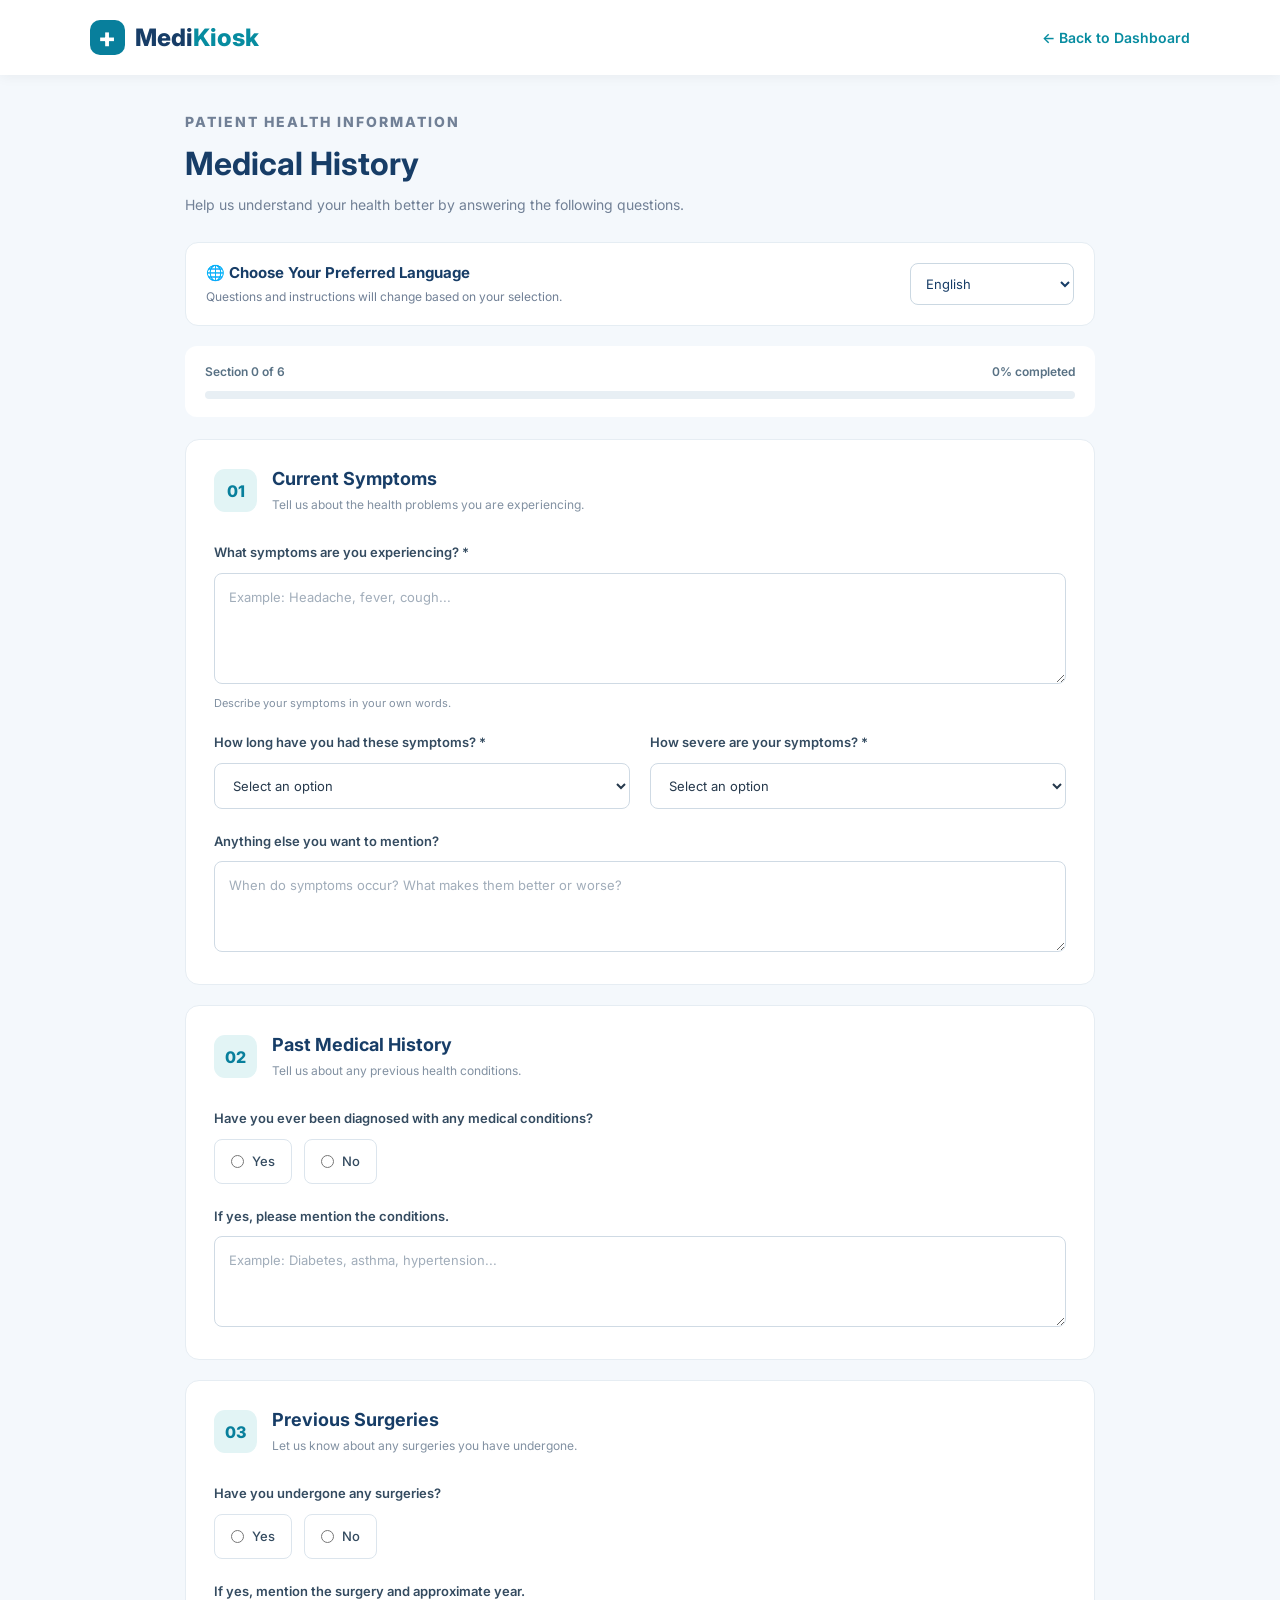
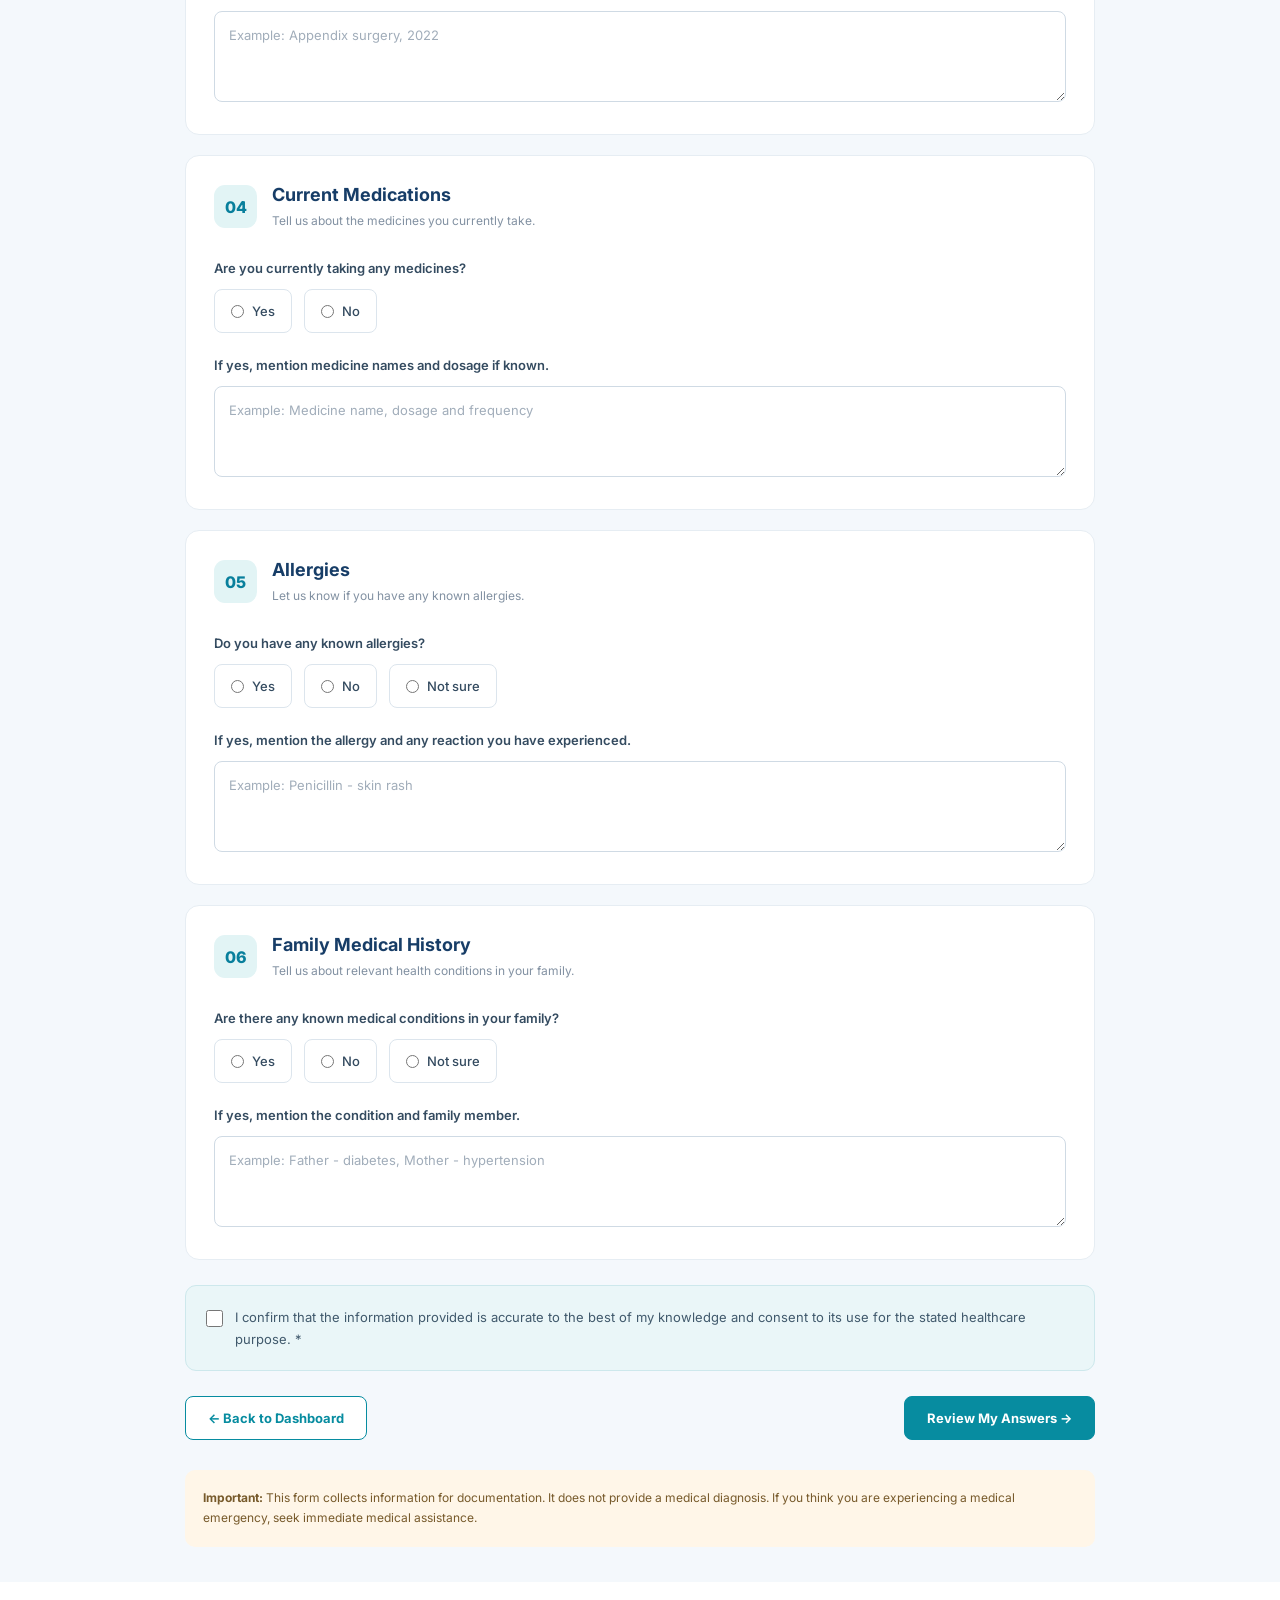
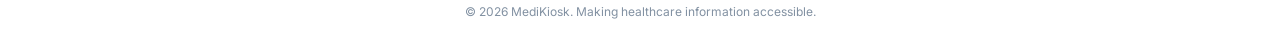
<file: history.html>
<!DOCTYPE html>
<html lang="en">
<head>
    <meta charset="UTF-8">
    <meta name="viewport" content="width=device-width, initial-scale=1.0">

    <title>MediKiosk | Medical History</title>

    <link rel="stylesheet" href="history.css">

    <link rel="preconnect" href="https://fonts.googleapis.com">
    <link rel="preconnect" href="https://fonts.gstatic.com" crossorigin>
    <link href="https://fonts.googleapis.com/css2?family=Inter:wght@400;500;600;700;800&display=swap" rel="stylesheet">
</head>

<body>

    <!-- Navigation -->
    <header class="navbar">
        <a href="index.html" class="logo">
            <span class="logo-icon">+</span>
            <span>Medi<span class="logo-highlight">Kiosk</span></span>
        </a>

        <a href="dashboard.html" class="back-link">← Back to Dashboard</a>
    </header>

    <main class="container">

        <!-- Page Heading -->
        <section class="page-heading">
            <p class="eyebrow">PATIENT HEALTH INFORMATION</p>
            <h1>Medical History</h1>
            <p>
                Help us understand your health better by answering
                the following questions.
            </p>
        </section>

        <!-- Language Selection -->
        <section class="language-card">
            <div>
                <h3>🌐 Choose Your Preferred Language</h3>
                <p>Questions and instructions will change based on your selection.</p>
            </div>

            <select id="languageSelect">
                <option value="en">English</option>
                <option value="kn">ಕನ್ನಡ (Kannada)</option>
                <option value="hi">हिन्दी (Hindi)</option>
            </select>
        </section>

        <!-- Progress -->
        <div class="progress-card">
            <div class="progress-heading">
                <span id="progressText">Section 1 of 6</span>
                <span id="progressPercent">0% completed</span>
            </div>

            <div class="progress-track">
                <div id="progressBar"></div>
            </div>
        </div>

        <!-- Medical History Form -->
        <form id="historyForm" novalidate>

            <!-- SECTION 1 -->
            <section class="form-section">
                <div class="section-title">
                    <span class="section-number">01</span>
                    <div>
                        <h2 data-i18n="symptomTitle">Current Symptoms</h2>
                        <p data-i18n="symptomDescription">
                            Tell us about the health problems you are experiencing.
                        </p>
                    </div>
                </div>

                <div class="form-group">
                    <label for="symptoms" data-i18n="symptomsLabel">
                        What symptoms are you experiencing? *
                    </label>

                    <textarea
                        id="symptoms"
                        name="symptoms"
                        rows="4"
                        required
                        placeholder="Example: Headache, fever, cough..."
                    ></textarea>
                    <small class="hint" data-i18n="symptomsHint">
                        Describe your symptoms in your own words.
                    </small>
                </div>

                <div class="form-grid">

                    <div class="form-group">
                        <label for="duration" data-i18n="durationLabel">
                            How long have you had these symptoms? *
                        </label>

                        <select id="duration" name="duration" required>
                            <option value="" data-i18n="selectOption">Select duration</option>
                            <option value="Less than a day">Less than a day</option>
                            <option value="1-3 days">1–3 days</option>
                            <option value="4-7 days">4–7 days</option>
                            <option value="1-4 weeks">1–4 weeks</option>
                            <option value="More than a month">More than a month</option>
                            <option value="Comes and goes">Comes and goes</option>
                        </select>
                    </div>

                    <div class="form-group">
                        <label for="severity" data-i18n="severityLabel">
                            How severe are your symptoms? *
                        </label>

                        <select id="severity" name="severity" required>
                            <option value="" data-i18n="selectOption">Select severity</option>
                            <option value="Mild">Mild</option>
                            <option value="Moderate">Moderate</option>
                            <option value="Severe">Severe</option>
                        </select>
                    </div>

                </div>

                <div class="form-group">
                    <label for="symptomNotes" data-i18n="symptomNotesLabel">
                        Anything else you want to mention?
                    </label>

                    <textarea
                        id="symptomNotes"
                        name="symptomNotes"
                        rows="3"
                        placeholder="When do symptoms occur? What makes them better or worse?"
                    ></textarea>
                </div>
            </section>

            <!-- SECTION 2 -->
            <section class="form-section">
                <div class="section-title">
                    <span class="section-number">02</span>
                    <div>
                        <h2 data-i18n="pastTitle">Past Medical History</h2>
                        <p data-i18n="pastDescription">
                            Tell us about any previous health conditions.
                        </p>
                    </div>
                </div>

                <div class="form-group">
                    <label data-i18n="pastQuestion">
                        Have you ever been diagnosed with any medical conditions?
                    </label>

                    <div class="radio-group">
                        <label>
                            <input type="radio" name="pastCondition" value="Yes" required>
                            <span data-i18n="yes">Yes</span>
                        </label>

                        <label>
                            <input type="radio" name="pastCondition" value="No">
                            <span data-i18n="no">No</span>
                        </label>
                    </div>
                </div>

                <div class="form-group">
                    <label for="pastDetails" data-i18n="pastDetailsLabel">
                        If yes, please mention the conditions.
                    </label>

                    <textarea
                        id="pastDetails"
                        name="pastDetails"
                        rows="3"
                        placeholder="Example: Diabetes, asthma, hypertension..."
                    ></textarea>
                </div>
            </section>

            <!-- SECTION 3 -->
            <section class="form-section">
                <div class="section-title">
                    <span class="section-number">03</span>
                    <div>
                        <h2 data-i18n="surgeryTitle">Previous Surgeries</h2>
                        <p data-i18n="surgeryDescription">
                            Let us know about any surgeries you have undergone.
                        </p>
                    </div>
                </div>

                <div class="form-group">
                    <label data-i18n="surgeryQuestion">
                        Have you undergone any surgeries?
                    </label>

                    <div class="radio-group">
                        <label>
                            <input type="radio" name="surgery" value="Yes" required>
                            <span data-i18n="yes">Yes</span>
                        </label>

                        <label>
                            <input type="radio" name="surgery" value="No">
                            <span data-i18n="no">No</span>
                        </label>
                    </div>
                </div>

                <div class="form-group">
                    <label for="surgeryDetails" data-i18n="surgeryDetailsLabel">
                        If yes, mention the surgery and approximate year.
                    </label>

                    <textarea
                        id="surgeryDetails"
                        name="surgeryDetails"
                        rows="3"
                        placeholder="Example: Appendix surgery, 2022"
                    ></textarea>
                </div>
            </section>

            <!-- SECTION 4 -->
            <section class="form-section">
                <div class="section-title">
                    <span class="section-number">04</span>
                    <div>
                        <h2 data-i18n="medicationTitle">Current Medications</h2>
                        <p data-i18n="medicationDescription">
                            Tell us about the medicines you currently take.
                        </p>
                    </div>
                </div>

                <div class="form-group">
                    <label data-i18n="medicationQuestion">
                        Are you currently taking any medicines?
                    </label>

                    <div class="radio-group">
                        <label>
                            <input type="radio" name="medication" value="Yes" required>
                            <span data-i18n="yes">Yes</span>
                        </label>

                        <label>
                            <input type="radio" name="medication" value="No">
                            <span data-i18n="no">No</span>
                        </label>
                    </div>
                </div>

                <div class="form-group">
                    <label for="medicationDetails" data-i18n="medicationDetailsLabel">
                        If yes, mention medicine names and dosage if known.
                    </label>

                    <textarea
                        id="medicationDetails"
                        name="medicationDetails"
                        rows="3"
                        placeholder="Example: Medicine name, dosage and frequency"
                    ></textarea>
                </div>
            </section>

            <!-- SECTION 5 -->
            <section class="form-section">
                <div class="section-title">
                    <span class="section-number">05</span>
                    <div>
                        <h2 data-i18n="allergyTitle">Allergies</h2>
                        <p data-i18n="allergyDescription">
                            Let us know if you have any known allergies.
                        </p>
                    </div>
                </div>

                <div class="form-group">
                    <label data-i18n="allergyQuestion">
                        Do you have any known allergies?
                    </label>

                    <div class="radio-group">
                        <label>
                            <input type="radio" name="allergy" value="Yes" required>
                            <span data-i18n="yes">Yes</span>
                        </label>

                        <label>
                            <input type="radio" name="allergy" value="No">
                            <span data-i18n="no">No</span>
                        </label>

                        <label>
                            <input type="radio" name="allergy" value="Not sure">
                            <span data-i18n="notSure">Not sure</span>
                        </label>
                    </div>
                </div>

                <div class="form-group">
                    <label for="allergyDetails" data-i18n="allergyDetailsLabel">
                        If yes, mention the allergy and any reaction you have experienced.
                    </label>

                    <textarea
                        id="allergyDetails"
                        name="allergyDetails"
                        rows="3"
                        placeholder="Example: Penicillin - skin rash"
                    ></textarea>
                </div>
            </section>

            <!-- SECTION 6 -->
            <section class="form-section">
                <div class="section-title">
                    <span class="section-number">06</span>
                    <div>
                        <h2 data-i18n="familyTitle">Family Medical History</h2>
                        <p data-i18n="familyDescription">
                            Tell us about relevant health conditions in your family.
                        </p>
                    </div>
                </div>

                <div class="form-group">
                    <label data-i18n="familyQuestion">
                        Are there any known medical conditions in your family?
                    </label>

                    <div class="radio-group">
                        <label>
                            <input type="radio" name="familyHistory" value="Yes" required>
                            <span data-i18n="yes">Yes</span>
                        </label>

                        <label>
                            <input type="radio" name="familyHistory" value="No">
                            <span data-i18n="no">No</span>
                        </label>

                        <label>
                            <input type="radio" name="familyHistory" value="Not sure">
                            <span data-i18n="notSure">Not sure</span>
                        </label>
                    </div>
                </div>

                <div class="form-group">
                    <label for="familyDetails" data-i18n="familyDetailsLabel">
                        If yes, mention the condition and family member.
                    </label>

                    <textarea
                        id="familyDetails"
                        name="familyDetails"
                        rows="3"
                        placeholder="Example: Father - diabetes, Mother - hypertension"
                    ></textarea>
                </div>
            </section>

            <!-- Consent -->
            <section class="consent-card">
                <label class="consent-label">
                    <input type="checkbox" id="historyConsent" required>

                    <span data-i18n="consentText">
                        I confirm that the information provided is accurate
                        to the best of my knowledge and consent to its use
                        for the stated healthcare purpose. *
                    </span>
                </label>
            </section>

            <p class="form-error" id="formError" role="alert"></p>

            <!-- Form Buttons -->
            <div class="form-actions">
                <a href="dashboard.html" class="secondary-btn">
                    ← Back to Dashboard
                </a>

                <button type="submit" class="primary-btn" id="reviewButton">
                    Review My Answers →
                </button>
            </div>

        </form>

        <!-- Review Section -->
        <section id="reviewSection" class="review-section" hidden>

            <div class="review-heading">
                <span class="review-icon">✓</span>
                <div>
                    <h2 data-i18n="reviewTitle">Review Your Medical History</h2>
                    <p data-i18n="reviewDescription">
                        Please check your answers before submitting.
                    </p>
                </div>
            </div>

            <div id="reviewContent" class="review-content"></div>

            <div class="review-notice">
                Please make sure all the information is correct.
                You can go back and edit your answers if necessary.
            </div>

            <div class="form-actions">
                <button type="button" class="secondary-btn" id="editButton">
                    ← Edit Answers
                </button>

                <button type="button" class="primary-btn" id="submitButton">
                    Confirm & Submit
                </button>
            </div>

        </section>

        <!-- Success Section -->
        <section id="successSection" class="success-section" hidden>
            <div class="success-icon">✓</div>

            <h2 data-i18n="successTitle">
                Medical History Submitted!
            </h2>

            <p data-i18n="successDescription">
                Your answers have been submitted in this frontend demonstration.
            </p>

            <p class="demo-warning">
                Demo only: Your information has not been saved to a secure
                patient database or sent to a doctor.
            </p>

            <a href="dashboard.html" class="primary-btn">
                Return to Dashboard →
            </a>
        </section>

        <section class="medical-notice">
            <strong>Important:</strong>
            This form collects information for documentation. It does not
            provide a medical diagnosis. If you think you are experiencing
            a medical emergency, seek immediate medical assistance.
        </section>

    </main>

    <footer class="footer">
        © 2026 MediKiosk. Making healthcare information accessible.
    </footer>

    <script src="history.js"></script>

</body>
</html>
</file>
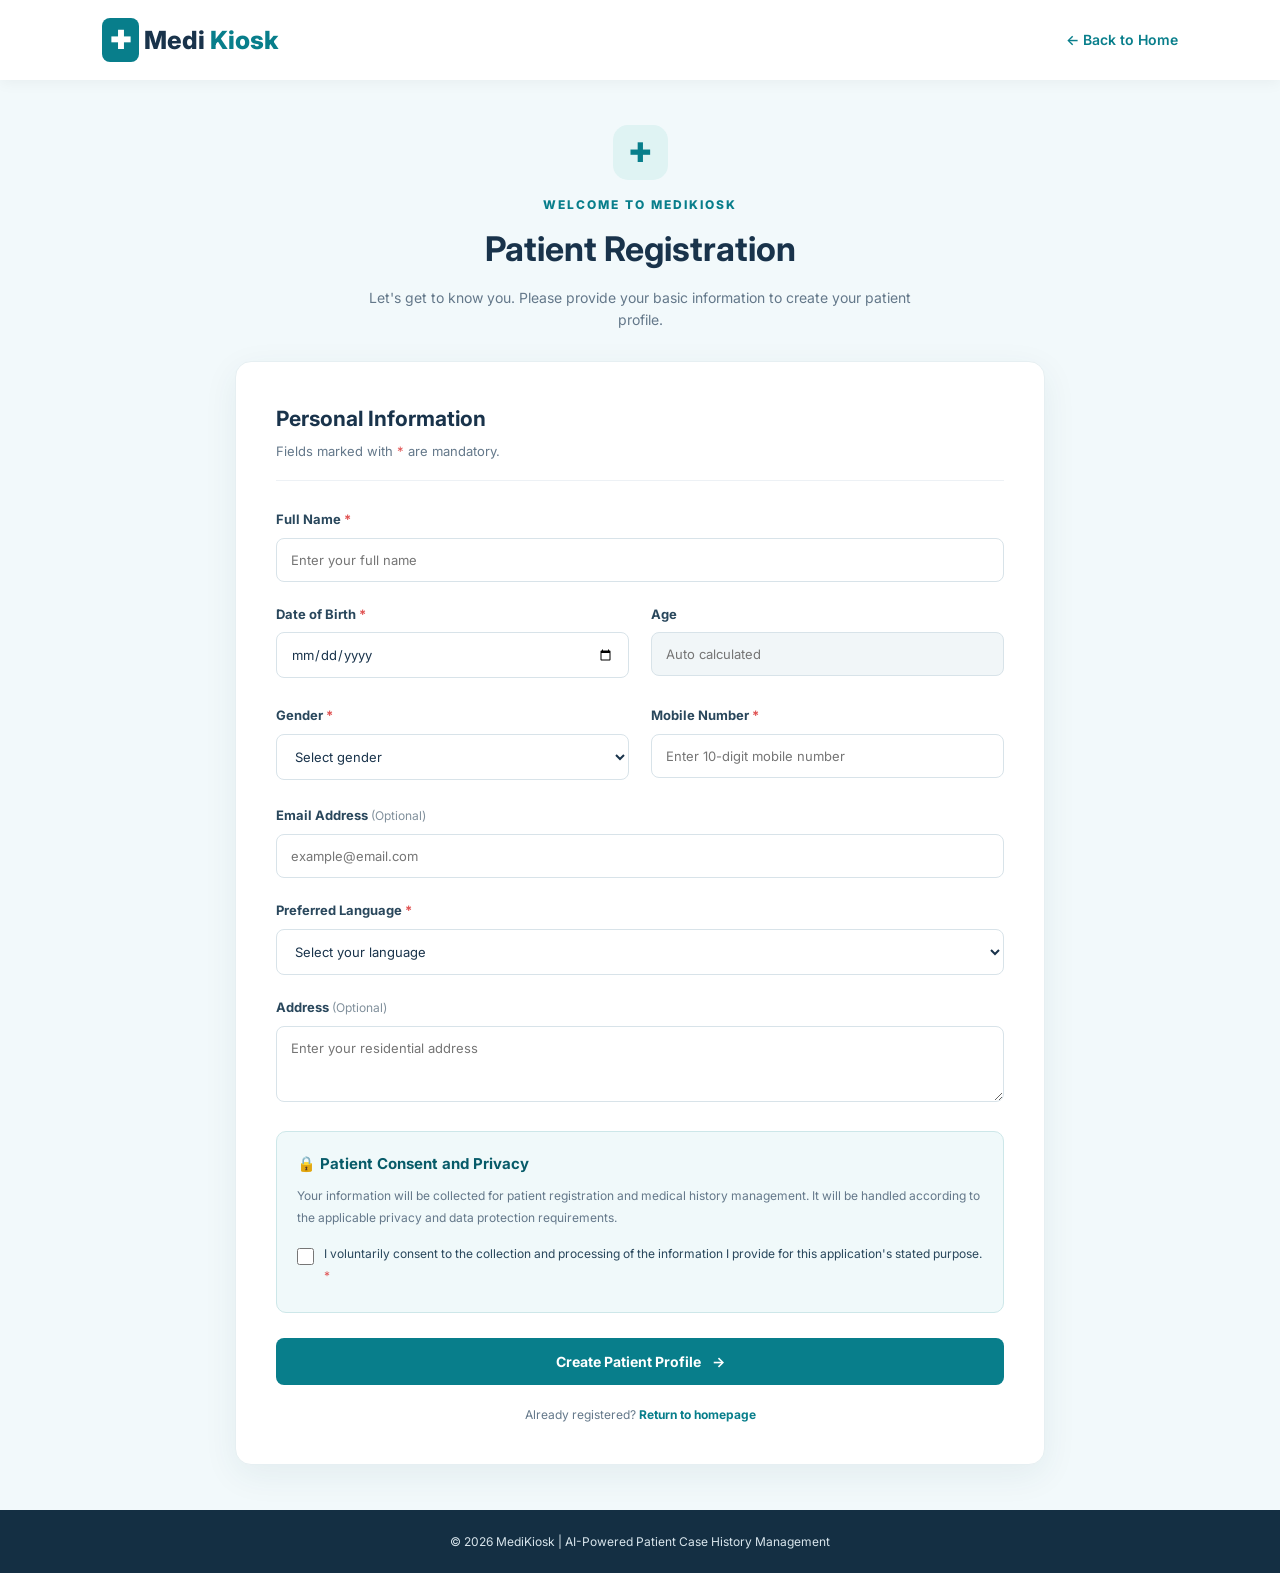
<file: register.html>
<!DOCTYPE html>
<html lang="en">

<head>
    <meta charset="UTF-8">
    <meta name="viewport" content="width=device-width, initial-scale=1.0">

    <title>Patient Registration | MediKiosk</title>

    <!-- Google Fonts -->
    <link rel="preconnect" href="https://fonts.googleapis.com">
    <link rel="preconnect" href="https://fonts.gstatic.com" crossorigin>
    <link href="https://fonts.googleapis.com/css2?family=Inter:wght@400;500;600;700;800&display=swap" rel="stylesheet">

    <!-- Registration CSS -->
    <link rel="stylesheet" href="register.css">
</head>

<body>

    <!-- NAVIGATION -->
    <header class="navbar">

        <a href="index.html" class="logo">
            <span class="logo-icon">✚</span>
            Medi<span>Kiosk</span>
        </a>

        <a href="index.html" class="back-home">
            ← Back to Home
        </a>

    </header>


    <!-- REGISTRATION SECTION -->
    <main class="registration-container">

        <div class="registration-heading">

            <div class="heading-icon">✚</div>

            <p class="tagline">WELCOME TO MEDIKIOSK</p>

            <h1>Patient Registration</h1>

            <p>
                Let's get to know you. Please provide your basic
                information to create your patient profile.
            </p>

        </div>


        <!-- REGISTRATION FORM -->
        <section class="registration-card">

            <div class="form-heading">
                <h2>Personal Information</h2>

                <p>
                    Fields marked with <span class="required">*</span>
                    are mandatory.
                </p>
            </div>


            <form id="registrationForm" novalidate>

                <!-- FULL NAME -->
                <div class="form-group full-width">

                    <label for="fullName">
                        Full Name <span class="required">*</span>
                    </label>

                    <input
                        type="text"
                        id="fullName"
                        name="fullName"
                        placeholder="Enter your full name"
                        minlength="2"
                        maxlength="100"
                        required
                    >

                    <small class="error-message" id="nameError"></small>

                </div>


                <!-- DATE OF BIRTH AND AGE -->
                <div class="form-row">

                    <div class="form-group">

                        <label for="dob">
                            Date of Birth <span class="required">*</span>
                        </label>

                        <input
                            type="date"
                            id="dob"
                            name="dob"
                            required
                        >

                        <small class="error-message" id="dobError"></small>

                    </div>


                    <div class="form-group">

                        <label for="age">Age</label>

                        <input
                            type="text"
                            id="age"
                            placeholder="Auto calculated"
                            readonly
                        >

                    </div>

                </div>


                <!-- GENDER AND MOBILE -->
                <div class="form-row">

                    <div class="form-group">

                        <label for="gender">
                            Gender <span class="required">*</span>
                        </label>

                        <select id="gender" name="gender" required>

                            <option value="">Select gender</option>
                            <option value="Female">Female</option>
                            <option value="Male">Male</option>
                            <option value="Other">Other</option>
                            <option value="Prefer not to say">
                                Prefer not to say
                            </option>

                        </select>

                    </div>


                    <div class="form-group">

                        <label for="mobile">
                            Mobile Number <span class="required">*</span>
                        </label>

                        <input
                            type="tel"
                            id="mobile"
                            name="mobile"
                            placeholder="Enter 10-digit mobile number"
                            maxlength="10"
                            pattern="[6-9][0-9]{9}"
                            title="Enter a valid 10-digit Indian mobile number"
                            inputmode="numeric"
                            required
                        >

                        <small class="error-message" id="mobileError"></small>

                    </div>

                </div>


                <!-- EMAIL -->
                <div class="form-group full-width">

                    <label for="email">
                        Email Address <span class="optional">(Optional)</span>
                    </label>

                    <input
                        type="email"
                        id="email"
                        name="email"
                        placeholder="example@email.com"
                    >

                </div>


                <!-- LANGUAGE -->
                <div class="form-group full-width">

                    <label for="language">
                        Preferred Language <span class="required">*</span>
                    </label>

                    <select id="language" name="language" required>

                        <option value="">Select your language</option>
                        <option value="English">English</option>
                        <option value="Kannada">Kannada</option>
                        <option value="Hindi">Hindi</option>

                    </select>

                </div>


                <!-- ADDRESS -->
                <div class="form-group full-width">

                    <label for="address">
                        Address <span class="optional">(Optional)</span>
                    </label>

                    <textarea
                        id="address"
                        name="address"
                        rows="3"
                        maxlength="300"
                        placeholder="Enter your residential address"
                    ></textarea>

                </div>


                <!-- CONSENT SECTION -->
                <div class="consent-box">

                    <h3>🔒 Patient Consent and Privacy</h3>

                    <p>
                        Your information will be collected for patient
                        registration and medical history management.
                        It will be handled according to the applicable
                        privacy and data protection requirements.
                    </p>

                    <label class="consent-label">

                        <input
                            type="checkbox"
                            id="consent"
                            name="consent"
                            required
                        >

                        <span>
                            I voluntarily consent to the collection and
                            processing of the information I provide for
                            this application's stated purpose.
                            <span class="required">*</span>
                        </span>

                    </label>

                    <small class="error-message" id="consentError"></small>

                </div>


                <!-- SUBMIT BUTTON -->
                <button type="submit" class="submit-button">

                    Create Patient Profile
                    <span>→</span>

                </button>


                <p class="form-footer">
                    Already registered?
                    <a href="index.html">Return to homepage</a>
                </p>

            </form>


            <!-- SUCCESS MESSAGE -->
            <div id="successMessage" class="success-message" hidden>

                <div class="success-icon">✓</div>

                <h2>Registration Successful!</h2>

                <p id="successText">
                    Your registration details have been validated.
                </p>

                <p class="demo-note">
                    This is a frontend demonstration. Your details have
                    not yet been saved to the patient database.
                </p>

                <button type="button" id="backButton" class="submit-button">
                    Go to Patient Dashboard →
                </button>

            </div>

        </section>

    </main>


    <!-- FOOTER -->
    <footer>

        <p>
            © 2026 MediKiosk | AI-Powered Patient Case History Management
        </p>

    </footer>


    <!-- JavaScript -->
    <script src="register.js"></script>

</body>
</html>
</file>
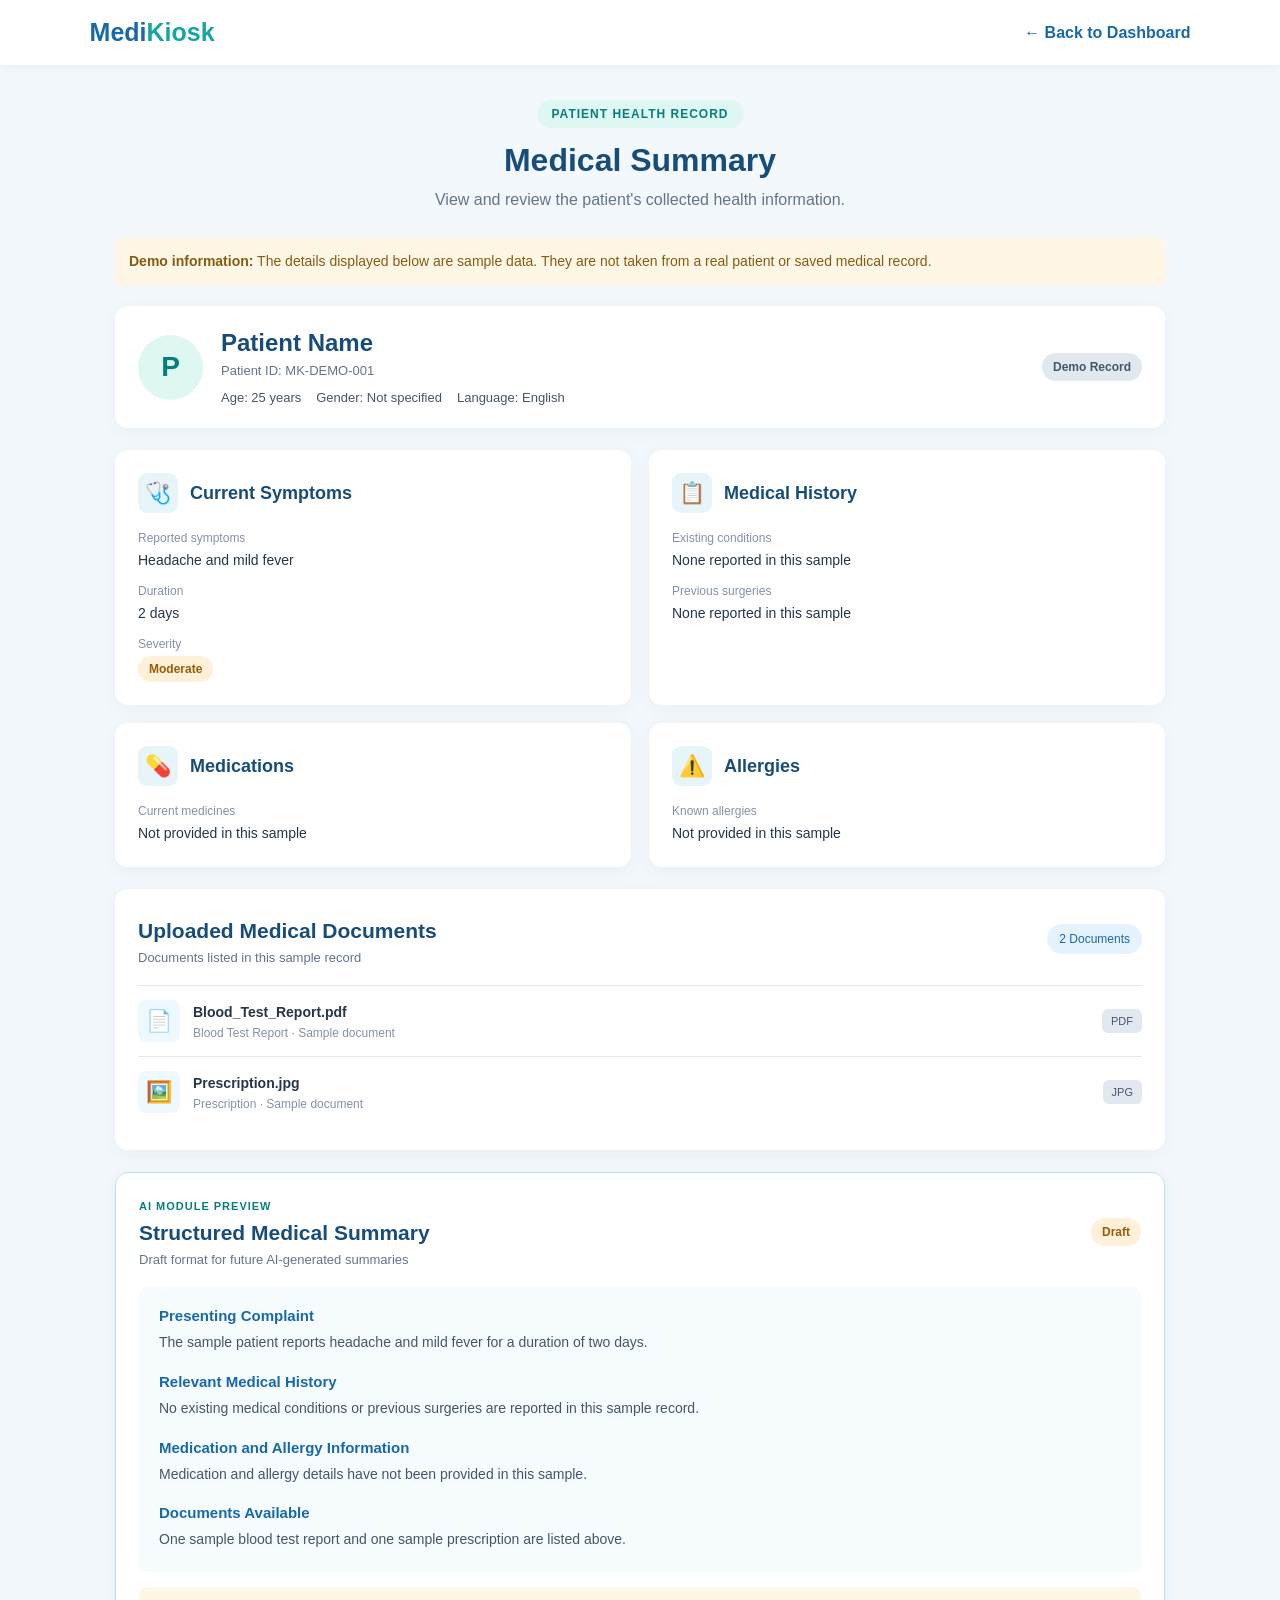
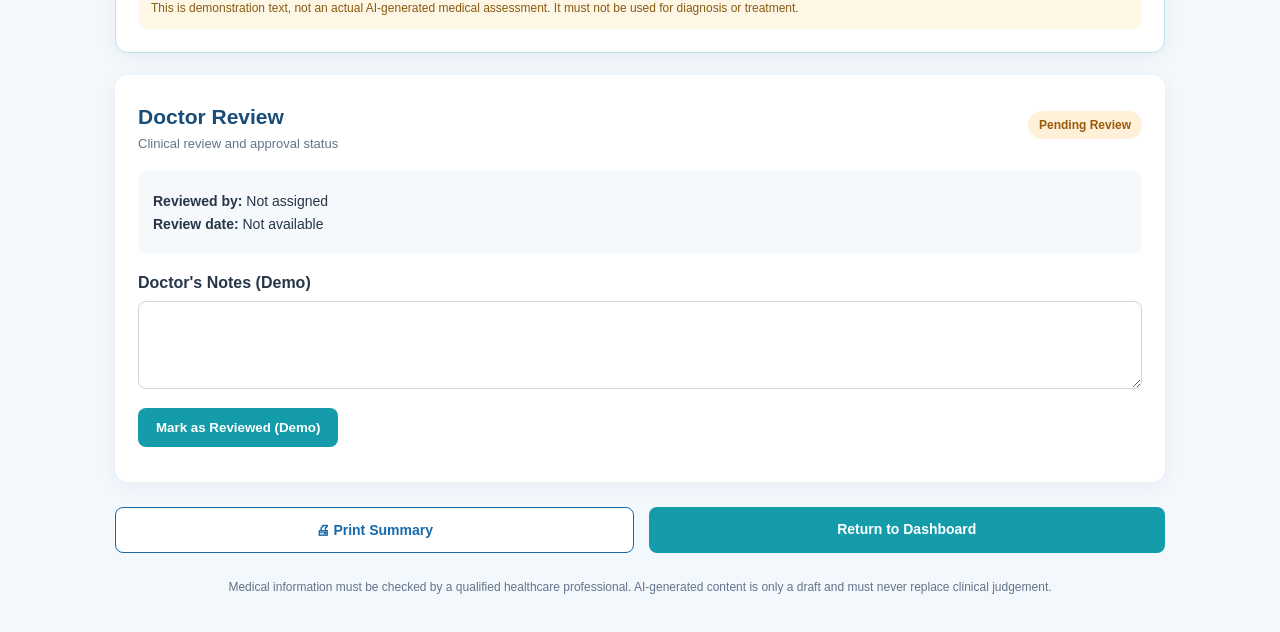
<file: summary.html>
<!DOCTYPE html>
<html lang="en">
<head>
    <meta charset="UTF-8">
    <meta name="viewport" content="width=device-width, initial-scale=1.0">
    <title>Medical Summary | MediKiosk</title>
    <link rel="stylesheet" href="summary.css">
</head>
<body>

<header class="navbar">
    <a href="dashboard.html" class="logo">Medi<span>Kiosk</span></a>
    <a href="dashboard.html" class="back-link">← Back to Dashboard</a>
</header>

<main class="container">

    <section class="page-heading">
        <span class="tag">PATIENT HEALTH RECORD</span>
        <h1>Medical Summary</h1>
        <p>View and review the patient's collected health information.</p>
    </section>

    <div class="demo-banner">
        <strong>Demo information:</strong>
        The details displayed below are sample data. They are not taken
        from a real patient or saved medical record.
    </div>

    <section class="patient-card">
        <div class="patient-avatar">P</div>
        <div class="patient-details">
            <h2>Patient Name</h2>
            <p>Patient ID: MK-DEMO-001</p>
            <div class="patient-meta">
                <span>Age: 25 years</span>
                <span>Gender: Not specified</span>
                <span>Language: English</span>
            </div>
        </div>
        <span class="status-badge">Demo Record</span>
    </section>

    <section class="summary-grid">

        <article class="summary-card">
            <div class="card-heading">
                <span class="card-icon">🩺</span>
                <h3>Current Symptoms</h3>
            </div>
            <p class="detail-label">Reported symptoms</p>
            <p>Headache and mild fever</p>
            <p class="detail-label">Duration</p>
            <p>2 days</p>
            <p class="detail-label">Severity</p>
            <span class="severity">Moderate</span>
        </article>

        <article class="summary-card">
            <div class="card-heading">
                <span class="card-icon">📋</span>
                <h3>Medical History</h3>
            </div>
            <p class="detail-label">Existing conditions</p>
            <p>None reported in this sample</p>
            <p class="detail-label">Previous surgeries</p>
            <p>None reported in this sample</p>
        </article>

        <article class="summary-card">
            <div class="card-heading">
                <span class="card-icon">💊</span>
                <h3>Medications</h3>
            </div>
            <p class="detail-label">Current medicines</p>
            <p>Not provided in this sample</p>
        </article>

        <article class="summary-card">
            <div class="card-heading">
                <span class="card-icon">⚠️</span>
                <h3>Allergies</h3>
            </div>
            <p class="detail-label">Known allergies</p>
            <p>Not provided in this sample</p>
        </article>

    </section>

    <section class="section-card">
        <div class="section-title">
            <div>
                <h2>Uploaded Medical Documents</h2>
                <p>Documents listed in this sample record</p>
            </div>
            <span class="count-badge">2 Documents</span>
        </div>

        <div class="document-row">
            <div class="document-icon">📄</div>
            <div class="document-info">
                <strong>Blood_Test_Report.pdf</strong>
                <p>Blood Test Report · Sample document</p>
            </div>
            <span class="file-label">PDF</span>
        </div>

        <div class="document-row">
            <div class="document-icon">🖼️</div>
            <div class="document-info">
                <strong>Prescription.jpg</strong>
                <p>Prescription · Sample document</p>
            </div>
            <span class="file-label">JPG</span>
        </div>
    </section>

    <section class="section-card ai-card">
        <div class="section-title">
            <div>
                <span class="ai-tag">AI MODULE PREVIEW</span>
                <h2>Structured Medical Summary</h2>
                <p>Draft format for future AI-generated summaries</p>
            </div>
            <span class="draft-badge">Draft</span>
        </div>

        <div class="ai-summary">
            <h3>Presenting Complaint</h3>
            <p>
                The sample patient reports headache and mild fever
                for a duration of two days.
            </p>

            <h3>Relevant Medical History</h3>
            <p>
                No existing medical conditions or previous surgeries
                are reported in this sample record.
            </p>

            <h3>Medication and Allergy Information</h3>
            <p>
                Medication and allergy details have not been provided
                in this sample.
            </p>

            <h3>Documents Available</h3>
            <p>
                One sample blood test report and one sample prescription
                are listed above.
            </p>
        </div>

        <p class="ai-disclaimer">
            This is demonstration text, not an actual AI-generated
            medical assessment. It must not be used for diagnosis
            or treatment.
        </p>
    </section>

    <section class="section-card doctor-card">
        <div class="section-title">
            <div>
                <h2>Doctor Review</h2>
                <p>Clinical review and approval status</p>
            </div>
            <span id="reviewStatus" class="pending-badge">Pending Review</span>
        </div>

        <div class="review-info">
            <p><strong>Reviewed by:</strong> Not assigned</p>
            <p><strong>Review date:</strong> Not available</p>
        </div>

        <label for="doctorNotes">Doctor's Notes (Demo)</label>
        <textarea
            id="doctorNotes"
            rows="4"
            placeholder="Doctor's notes can be entered here...">
        </textarea>

        <button id="markReviewedButton" class="review-btn" type="button">
            Mark as Reviewed (Demo)
        </button>

        <p id="reviewMessage" class="review-message" aria-live="polite"></p>
    </section>

    <div class="bottom-actions">
        <button id="printButton" class="print-btn" type="button">
            🖨 Print Summary
        </button>

        <a href="dashboard.html" class="dashboard-btn">
            Return to Dashboard
        </a>
    </div>

    <p class="safety-note">
        Medical information must be checked by a qualified healthcare
        professional. AI-generated content is only a draft and must
        never replace clinical judgement.
    </p>

</main>

<script src="summary.js"></script>
</body>
</html>
</file>
<file: style.css>
/* =================================
   1. GENERAL SETTINGS
================================= */

* {
    margin: 0;
    padding: 0;
    box-sizing: border-box;
}

html {
    scroll-behavior: smooth;
}

body {
    font-family: 'Inter', sans-serif;
    background-color: #f8fbff;
    color: #19334b;
    line-height: 1.6;
}

a {
    text-decoration: none;
    color: inherit;
}

:root {
    --primary: #087e8b;
    --primary-dark: #075b69;
    --light-blue: #e9f7f8;
    --dark: #19334b;
    --muted: #64788a;
    --white: #ffffff;
}


/* =================================
   2. NAVIGATION BAR
================================= */

.navbar {
    display: flex;
    align-items: center;
    justify-content: space-between;
    padding: 18px 7%;
    background: white;
    position: sticky;
    top: 0;
    z-index: 100;
    box-shadow: 0 2px 15px rgba(0, 0, 0, 0.05);
}

.logo {
    font-size: 25px;
    font-weight: 800;
    color: var(--dark);
    display: flex;
    align-items: center;
    gap: 5px;
}

.logo span:last-child {
    color: var(--primary);
}

.logo-icon {
    color: white !important;
    background: var(--primary);
    padding: 2px 8px;
    border-radius: 8px;
}

.nav-links {
    display: flex;
    align-items: center;
    gap: 30px;
}

.nav-links a {
    color: #536779;
    font-size: 14px;
    font-weight: 600;
    transition: 0.3s;
}

.nav-links a:hover {
    color: var(--primary);
}

.nav-button {
    background: var(--primary);
    color: white;
    padding: 11px 22px;
    border-radius: 8px;
    font-size: 14px;
    font-weight: 600;
    transition: 0.3s;
}

.nav-button:hover,
.primary-button:hover {
    background: var(--primary-dark);
    transform: translateY(-2px);
}

.menu-toggle {
    display: none;
    border: none;
    background: transparent;
    font-size: 27px;
    cursor: pointer;
    color: var(--dark);
}


/* =================================
   3. HERO SECTION
================================= */

.hero {
    min-height: 570px;
    display: flex;
    align-items: center;
    justify-content: space-between;
    padding: 75px 9%;
    gap: 50px;
    background: linear-gradient(120deg, #f0fbfc, #f5f9ff);
    overflow: hidden;
}

.hero-content {
    flex: 1;
    max-width: 570px;
}

.tagline {
    color: var(--primary);
    font-size: 12px;
    font-weight: 800;
    letter-spacing: 2px;
    margin-bottom: 16px;
}

.hero h1 {
    font-size: clamp(38px, 5vw, 58px);
    line-height: 1.15;
    color: var(--dark);
    margin-bottom: 22px;
    font-weight: 800;
}

.hero h1 span,
.section-heading h2 span {
    color: var(--primary);
}

.hero-description {
    color: var(--muted);
    font-size: 16px;
    line-height: 1.9;
    margin-bottom: 28px;
}

.hero-buttons {
    display: flex;
    align-items: center;
    gap: 15px;
    flex-wrap: wrap;
}

.primary-button,
.secondary-button {
    display: inline-block;
    padding: 13px 24px;
    border-radius: 8px;
    font-weight: 700;
    font-size: 14px;
    transition: 0.3s;
}

.primary-button {
    background: var(--primary);
    color: white;
}

.primary-button span {
    margin-left: 8px;
}

.secondary-button {
    border: 1px solid #b8d5da;
    color: var(--primary-dark);
    background: white;
}

.secondary-button:hover {
    background: var(--light-blue);
}

.hero-note {
    margin-top: 27px;
    font-size: 13px;
    color: var(--muted);
}

.hero-note span {
    color: var(--primary);
    font-weight: 800;
}


/* =================================
   4. HERO MEDICAL CARD
================================= */

.hero-visual {
    flex: 1;
    max-width: 450px;
    min-height: 430px;
    position: relative;
    display: flex;
    align-items: center;
    justify-content: center;
}

.visual-circle {
    width: 350px;
    height: 350px;
    border-radius: 50%;
    background: #d8f0f0;
    position: absolute;
}

.medical-card {
    position: relative;
    z-index: 2;
    width: 350px;
    padding: 25px;
    background: white;
    border-radius: 18px;
    box-shadow: 0 20px 50px rgba(24, 75, 91, 0.14);
}

.card-heading {
    display: flex;
    justify-content: space-between;
    align-items: center;
    margin-bottom: 25px;
}

.small-label {
    font-size: 10px;
    color: var(--primary);
    font-weight: 800;
    letter-spacing: 1px;
}

.card-heading h3 {
    font-size: 18px;
    margin-top: 5px;
}

.health-icon {
    background: var(--light-blue);
    color: var(--primary);
    padding: 10px;
    border-radius: 10px;
    font-size: 20px;
}

.profile-row {
    display: flex;
    align-items: center;
    gap: 13px;
    margin-bottom: 20px;
    padding-bottom: 18px;
    border-bottom: 1px solid #edf1f5;
}

.avatar {
    background: #e4f3f4;
    width: 48px;
    height: 48px;
    border-radius: 50%;
    display: flex;
    align-items: center;
    justify-content: center;
    font-size: 23px;
}

.profile-row h4 {
    font-size: 14px;
}

.profile-row p,
.record-item p {
    color: var(--muted);
    font-size: 11px;
}

.record-item {
    display: flex;
    align-items: center;
    gap: 12px;
    padding: 12px 0;
    border-bottom: 1px solid #f0f2f5;
}

.record-icon {
    font-size: 20px;
    background: #f0f8f8;
    padding: 8px;
    border-radius: 9px;
}

.record-item strong {
    font-size: 12px;
}

.check {
    margin-left: auto;
    color: #16a36b;
    font-weight: 800;
}

.ai-label {
    margin-top: 18px;
    background: #eef9f7;
    color: var(--primary-dark);
    text-align: center;
    padding: 11px;
    border-radius: 8px;
    font-size: 11px;
    font-weight: 600;
}

.floating-icon {
    position: absolute;
    z-index: 3;
    background: white;
    padding: 15px;
    border-radius: 15px;
    box-shadow: 0 8px 25px rgba(0, 0, 0, 0.09);
    font-size: 25px;
}

.icon-one {
    top: 35px;
    right: 0;
}

.icon-two {
    bottom: 35px;
    left: 0;
}


/* =================================
   5. INTRO STRIP
================================= */

.intro-strip {
    background: var(--primary-dark);
    color: white;
    text-align: center;
    padding: 19px;
    font-size: 14px;
    font-weight: 500;
}


/* =================================
   6. COMMON SECTION SETTINGS
================================= */

.section {
    padding: 85px 9%;
}

.section-heading {
    text-align: center;
    max-width: 700px;
    margin: 0 auto 45px;
}

.section-heading h2 {
    color: var(--dark);
    font-size: 34px;
    line-height: 1.3;
    margin-bottom: 15px;
}

.section-heading > p:last-child {
    color: var(--muted);
    font-size: 14px;
    line-height: 1.8;
}


/* =================================
   7. ABOUT SECTION
================================= */

.about-section {
    background: white;
}

.about-content {
    display: grid;
    grid-template-columns: repeat(3, 1fr);
    gap: 25px;
}

.about-box {
    text-align: center;
    padding: 30px 23px;
    border: 1px solid #e8eff3;
    border-radius: 14px;
    transition: 0.3s;
}

.about-box:hover,
.feature-card:hover {
    transform: translateY(-6px);
    box-shadow: 0 12px 30px rgba(24, 75, 91, 0.09);
}

.about-icon {
    font-size: 32px;
    margin-bottom: 15px;
}

.about-box h3 {
    margin-bottom: 10px;
    font-size: 18px;
}

.about-box p {
    color: var(--muted);
    font-size: 13px;
    line-height: 1.8;
}


/* =================================
   8. FEATURES SECTION
================================= */

.features-section {
    background: #f2f9fb;
}

.features-grid {
    display: grid;
    grid-template-columns: repeat(3, 1fr);
    gap: 22px;
}

.feature-card {
    background: white;
    padding: 28px;
    border-radius: 13px;
    border: 1px solid #e8eff3;
    transition: 0.3s;
}

.feature-icon {
    background: var(--light-blue);
    width: 55px;
    height: 55px;
    display: flex;
    align-items: center;
    justify-content: center;
    border-radius: 12px;
    font-size: 25px;
    margin-bottom: 20px;
}

.feature-card h3 {
    font-size: 17px;
    margin-bottom: 10px;
}

.feature-card p {
    font-size: 13px;
    color: var(--muted);
    line-height: 1.8;
}


/* =================================
   9. HOW IT WORKS SECTION
================================= */

.how-section {
    background: white;
}

.steps-grid {
    display: grid;
    grid-template-columns: repeat(4, 1fr);
    gap: 20px;
}

.step-card {
    padding: 25px;
    background: #f4f9fa;
    border-radius: 12px;
    border-bottom: 3px solid var(--primary);
}

.step-number {
    font-size: 28px;
    color: var(--primary);
    font-weight: 800;
    margin-bottom: 14px;
}

.step-card h3 {
    font-size: 17px;
    margin-bottom: 9px;
}

.step-card p {
    font-size: 13px;
    color: var(--muted);
    line-height: 1.7;
}

.start-box {
    margin-top: 55px;
    padding: 45px 20px;
    text-align: center;
    background: linear-gradient(120deg, #e8f7f7, #eff5ff);
    border-radius: 15px;
}

.start-box h2 {
    font-size: 26px;
    color: var(--dark);
    margin-bottom: 10px;
}

.start-box p {
    color: var(--muted);
    margin-bottom: 23px;
    font-size: 14px;
}


/* =================================
   10. FOOTER
================================= */

footer {
    background: #142f43;
    color: white;
    text-align: center;
    padding: 45px 20px 0;
}

.footer-logo {
    color: white;
    justify-content: center;
    margin-bottom: 15px;
}

.footer-content > p {
    font-size: 14px;
    margin-bottom: 10px;
}

.footer-note {
    color: #b7c8d3;
    max-width: 500px;
    margin: 0 auto;
    line-height: 1.8;
}

.footer-bottom {
    border-top: 1px solid #365064;
    margin-top: 30px;
    padding: 18px;
    color: #b7c8d3;
    font-size: 12px;
}


/* =================================
   11. MOBILE RESPONSIVENESS
================================= */

@media (max-width: 900px) {

    .navbar {
        padding: 16px 5%;
    }

    .nav-links {
        gap: 15px;
    }

    .hero {
        padding: 55px 6%;
    }

    .features-grid {
        grid-template-columns: repeat(2, 1fr);
    }

    .steps-grid {
        grid-template-columns: repeat(2, 1fr);
    }
}

@media (max-width: 650px) {

    .navbar {
        flex-wrap: wrap;
    }

    .menu-toggle {
        display: block;
    }

    .nav-button {
        display: none;
    }

    .nav-links {
        display: none;
        width: 100%;
        flex-direction: column;
        align-items: flex-start;
        gap: 18px;
        padding: 20px 0 5px;
    }

    .nav-links.active {
        display: flex;
    }

    .hero {
        flex-direction: column;
        padding: 55px 6%;
        text-align: center;
    }

    .hero-buttons {
        justify-content: center;
    }

    .hero-visual {
        width: 100%;
        min-height: 410px;
    }

    .medical-card {
        width: min(350px, 100%);
    }

    .visual-circle {
        width: 300px;
        height: 300px;
    }

    .icon-one {
        right: 0;
    }

    .icon-two {
        left: 0;
    }

    .section {
        padding: 65px 6%;
    }

    .section-heading h2 {
        font-size: 27px;
    }

    .about-content,
    .features-grid,
    .steps-grid {
        grid-template-columns: 1fr;
    }

    .start-box h2 {
        font-size: 22px;
    }
}
</file>
<file: assistant.css>
* {
    margin: 0;
    padding: 0;
    box-sizing: border-box;
}

body {
    font-family: Arial, sans-serif;
    background: #f3f8fc;
    color: #263648;
}

/* Navigation */
.navbar {
    background: white;
    padding: 18px 7%;
    display: flex;
    justify-content: space-between;
    align-items: center;
    box-shadow: 0 2px 10px rgba(0,0,0,0.05);
}

.logo {
    font-size: 25px;
    font-weight: bold;
    color: #1769aa;
    text-decoration: none;
}

.logo span {
    color: #16a6a1;
}

.back-link {
    color: #1769aa;
    text-decoration: none;
    font-weight: bold;
}

/* Main section */
.container {
    width: 92%;
    max-width: 850px;
    margin: 35px auto;
}

.heading {
    text-align: center;
    margin-bottom: 25px;
}

.tag {
    display: inline-block;
    background: #dff7f3;
    color: #087e7a;
    padding: 7px 15px;
    border-radius: 20px;
    font-size: 12px;
    font-weight: bold;
    letter-spacing: 1px;
}

.heading h1 {
    color: #174d78;
    font-size: 32px;
    margin: 15px 0 10px;
}

.heading p {
    color: #64748b;
    line-height: 1.6;
}

/* Chat card */
.chat-card {
    background: white;
    border-radius: 16px;
    overflow: hidden;
    box-shadow: 0 5px 25px rgba(30,75,110,0.08);
}

.chat-header {
    display: flex;
    align-items: center;
    gap: 15px;
    padding: 20px;
    background: #1769aa;
    color: white;
}

.assistant-avatar {
    width: 45px;
    height: 45px;
    border-radius: 50%;
    background: white;
    color: #159caa;
    display: flex;
    align-items: center;
    justify-content: center;
    font-size: 25px;
}

.chat-header h2 {
    font-size: 17px;
    margin-bottom: 6px;
}

.chat-header p {
    font-size: 12px;
    opacity: 0.9;
}

.online-dot {
    display: inline-block;
    width: 8px;
    height: 8px;
    border-radius: 50%;
    background: #6ee7b7;
    margin-right: 5px;
}

/* Language */
.language-area {
    padding: 18px 22px 5px;
    display: flex;
    justify-content: space-between;
    align-items: center;
    gap: 12px;
}

.language-area label {
    font-weight: bold;
    font-size: 14px;
}

.language-area select {
    padding: 9px 12px;
    border: 1px solid #cbd5e1;
    border-radius: 7px;
}

/* Progress */
.progress-area {
    padding: 15px 22px;
}

.progress-info {
    display: flex;
    justify-content: space-between;
    color: #64748b;
    font-size: 13px;
    margin-bottom: 8px;
}

.progress-track {
    height: 7px;
    background: #e2e8f0;
    border-radius: 10px;
    overflow: hidden;
}

#progressBar {
    height: 100%;
    width: 0%;
    background: #16a6a1;
    transition: width 0.3s;
}

/* Messages */
.chat-messages {
    height: 390px;
    overflow-y: auto;
    padding: 20px;
    background: #f8fbfd;
    display: flex;
    flex-direction: column;
    gap: 18px;
}

.message {
    display: flex;
    gap: 10px;
    max-width: 85%;
}

.bot-message {
    align-self: flex-start;
}

.user-message {
    align-self: flex-end;
    flex-direction: row-reverse;
}

.message-avatar {
    width: 32px;
    height: 32px;
    flex-shrink: 0;
    border-radius: 50%;
    background: #dff7f3;
    color: #087e7a;
    display: flex;
    justify-content: center;
    align-items: center;
}

.user-message .message-avatar {
    background: #dbeafe;
    color: #1769aa;
}

.message-content {
    padding: 13px 15px;
    border-radius: 12px;
    background: white;
    box-shadow: 0 2px 7px rgba(0,0,0,0.04);
    line-height: 1.6;
    overflow-wrap: anywhere;
}

.user-message .message-content {
    background: #e5f3ff;
}

.message-time {
    display: block;
    color: #8492a6;
    font-size: 11px;
    margin-top: 7px;
}

/* Input */
.input-area {
    display: flex;
    align-items: flex-end;
    gap: 12px;
    padding: 18px;
    border-top: 1px solid #e2e8f0;
}

.input-area textarea {
    flex: 1;
    resize: none;
    padding: 13px;
    border: 1px solid #cbd5e1;
    border-radius: 9px;
    font-family: inherit;
    font-size: 14px;
}

.input-area textarea:focus {
    outline: none;
    border-color: #159caa;
}

.input-area button {
    padding: 13px 20px;
    background: #159caa;
    color: white;
    border: none;
    border-radius: 8px;
    font-weight: bold;
    cursor: pointer;
}

.input-area button:hover {
    background: #087e89;
}

.chat-footer {
    padding: 12px 18px;
    text-align: center;
    color: #8492a6;
    font-size: 12px;
}

/* Review */
.review-section {
    padding: 25px;
    border-top: 1px solid #e2e8f0;
}

.review-section h2 {
    color: #174d78;
    margin-bottom: 8px;
}

.review-description {
    color: #64748b;
    margin-bottom: 18px;
}

.review-content {
    display: flex;
    flex-direction: column;
    gap: 12px;
}

.review-item {
    background: #f5f9fc;
    padding: 14px;
    border-radius: 8px;
    line-height: 1.5;
}

.review-item strong {
    display: block;
    color: #1769aa;
    margin-bottom: 5px;
}

.review-buttons {
    display: flex;
    gap: 12px;
    margin-top: 22px;
}

.edit-btn,
.confirm-btn {
    flex: 1;
    padding: 13px;
    border: none;
    border-radius: 8px;
    cursor: pointer;
    font-weight: bold;
}

.edit-btn {
    background: #e2e8f0;
    color: #334155;
}

.confirm-btn {
    background: #159caa;
    color: white;
}

/* Success */
.success-section {
    padding: 35px 25px;
    text-align: center;
}

.success-icon {
    width: 65px;
    height: 65px;
    border-radius: 50%;
    background: #dcfce7;
    color: #15803d;
    font-size: 35px;
    display: flex;
    justify-content: center;
    align-items: center;
    margin: 0 auto 18px;
}

.success-section h2 {
    color: #1769aa;
    margin-bottom: 12px;
}

.success-section p {
    line-height: 1.6;
}

.demo-warning {
    background: #fff7e6;
    color: #875b12;
    padding: 13px;
    border-radius: 8px;
    margin: 20px 0;
    font-size: 13px;
    line-height: 1.5;
}

.dashboard-btn {
    display: inline-block;
    text-decoration: none;
    color: white;
    background: #159caa;
    padding: 13px 22px;
    border-radius: 8px;
    font-weight: bold;
}

/* Notice */
.notice {
    background: #fff7e6;
    color: #875b12;
    padding: 15px;
    border-radius: 9px;
    margin: 20px 0;
    font-size: 13px;
    line-height: 1.6;
}

/* Mobile */
@media(max-width: 600px) {
    .navbar {
        padding: 15px 5%;
    }

    .logo {
        font-size: 21px;
    }

    .container {
        width: 95%;
        margin: 25px auto;
    }

    .heading h1 {
        font-size: 25px;
    }

    .chat-messages {
        height: 350px;
        padding: 13px;
    }

    .message {
        max-width: 95%;
    }

    .language-area {
        padding: 15px;
    }

    .input-area {
        padding: 12px;
    }

    .input-area button {
        padding: 13px;
    }

    .review-buttons {
        flex-direction: column;
    }
}
</file>
<file: dashboard.css>
* {
    margin: 0;
    padding: 0;
    box-sizing: border-box;
}

body {
    font-family: 'Inter', sans-serif;
    background: #f4f8fc;
    color: #243247;
}

/* Navigation */

.navbar {
    width: 100%;
    min-height: 75px;
    background: white;
    display: flex;
    justify-content: space-between;
    align-items: center;
    padding: 15px 7%;
    box-shadow: 0 2px 12px rgba(0, 0, 0, 0.05);
}

.logo {
    display: flex;
    align-items: center;
    gap: 10px;
    text-decoration: none;
    font-size: 24px;
    font-weight: 800;
    color: #173d67;
}

.logo-icon {
    background: #087f9c;
    color: white;
    width: 35px;
    height: 35px;
    display: flex;
    align-items: center;
    justify-content: center;
    border-radius: 10px;
    font-size: 27px;
}

.logo-highlight {
    color: #078ca0;
}

.nav-right {
    display: flex;
    align-items: center;
    gap: 25px;
}

.patient-label {
    color: #60758a;
    font-size: 14px;
    font-weight: 600;
}

.logout-btn {
    background: white;
    border: 1px solid #078ca0;
    color: #078ca0;
    padding: 10px 20px;
    border-radius: 8px;
    font-weight: 600;
    cursor: pointer;
    transition: 0.3s;
}

.logout-btn:hover {
    background: #078ca0;
    color: white;
}

/* Main Container */

.dashboard-container {
    max-width: 1200px;
    margin: auto;
    padding: 35px 25px;
}

/* Welcome Section */

.welcome-section {
    background: linear-gradient(120deg, #075985, #0799a6);
    color: white;
    padding: 35px 40px;
    border-radius: 18px;
    display: flex;
    justify-content: space-between;
    align-items: center;
    margin-bottom: 25px;
}

.welcome-small {
    font-size: 12px;
    letter-spacing: 2px;
    font-weight: 700;
    opacity: 0.85;
    margin-bottom: 12px;
}

.welcome-section h1 {
    font-size: 30px;
    margin-bottom: 10px;
}

.welcome-description {
    font-size: 15px;
    opacity: 0.9;
}

.welcome-icon {
    font-size: 75px;
    background: rgba(255, 255, 255, 0.13);
    width: 105px;
    height: 105px;
    display: flex;
    align-items: center;
    justify-content: center;
    border-radius: 50%;
}

/* Profile Card */

.profile-card {
    background: white;
    padding: 22px 25px;
    border-radius: 15px;
    display: flex;
    align-items: center;
    gap: 20px;
    box-shadow: 0 4px 15px rgba(20, 50, 80, 0.04);
    margin-bottom: 40px;
    flex-wrap: wrap;
}

.profile-avatar {
    height: 65px;
    width: 65px;
    border-radius: 50%;
    background: #dff4f6;
    color: #087f9c;
    display: flex;
    justify-content: center;
    align-items: center;
    font-size: 28px;
    font-weight: 800;
}

.profile-details {
    flex: 1;
}

.profile-details h2 {
    font-size: 18px;
    margin-bottom: 6px;
}

.profile-details p {
    font-size: 13px;
    color: #728196;
    margin-bottom: 9px;
}

.status-label {
    color: #13875c;
    font-size: 12px;
    font-weight: 700;
}

.profile-note {
    display: flex;
    align-items: center;
    gap: 10px;
    background: #f0f9fb;
    border-radius: 10px;
    padding: 12px;
    max-width: 250px;
}

.profile-note span {
    font-size: 22px;
}

.profile-note p {
    font-size: 11px;
    line-height: 1.5;
    color: #587184;
}

/* Section Heading */

.section-heading {
    margin-bottom: 22px;
}

.section-heading h2 {
    font-size: 22px;
    margin-bottom: 8px;
}

.section-heading p {
    color: #728196;
    font-size: 14px;
}

/* Service Cards */

.services-grid {
    display: grid;
    grid-template-columns: repeat(3, 1fr);
    gap: 22px;
}

.service-card {
    background: white;
    padding: 25px;
    border-radius: 15px;
    border: 1px solid #e9f0f5;
    transition: transform 0.25s, box-shadow 0.25s;
    min-height: 245px;
    display: flex;
    flex-direction: column;
}

.service-card:hover {
    transform: translateY(-5px);
    box-shadow: 0 10px 25px rgba(15, 60, 90, 0.09);
}

.service-icon {
    height: 50px;
    width: 50px;
    border-radius: 12px;
    display: flex;
    align-items: center;
    justify-content: center;
    font-size: 24px;
    margin-bottom: 18px;
}

.icon-blue {
    background: #e6f1ff;
}

.icon-teal {
    background: #e0f7f5;
}

.icon-purple {
    background: #f0eaff;
}

.icon-orange {
    background: #fff0df;
}

.icon-green {
    background: #e4f7ed;
}

.icon-pink {
    background: #ffeaf1;
}

.service-card h3 {
    font-size: 17px;
    margin-bottom: 10px;
}

.service-card p {
    font-size: 13px;
    line-height: 1.7;
    color: #728196;
    margin-bottom: 20px;
    flex: 1;
}

.service-btn {
    border: none;
    background: transparent;
    color: #078ca0;
    font-size: 13px;
    font-weight: 700;
    text-align: left;
    cursor: pointer;
    padding: 8px 0;
}

.service-btn:hover {
    color: #075985;
}

/* Notice */

.notice-section {
    display: flex;
    gap: 15px;
    background: #eaf5fa;
    border-left: 4px solid #078ca0;
    border-radius: 10px;
    padding: 20px;
    margin-top: 35px;
}

.notice-icon {
    font-size: 24px;
}

.notice-section h3 {
    font-size: 15px;
    margin-bottom: 8px;
    color: #075985;
}

.notice-section p {
    font-size: 12px;
    line-height: 1.7;
    color: #526b7d;
}

/* Footer */

.footer {
    background: white;
    padding: 22px;
    text-align: center;
    color: #728196;
    font-size: 12px;
    line-height: 1.8;
    margin-top: 20px;
}

/* Popup Message */

.message-box {
    position: fixed;
    bottom: 25px;
    left: 50%;
    transform: translate(-50%, 20px);
    background: #173d67;
    color: white;
    padding: 14px 22px;
    border-radius: 9px;
    font-size: 13px;
    opacity: 0;
    visibility: hidden;
    transition: 0.3s;
    z-index: 10;
    width: max-content;
    max-width: 90%;
    text-align: center;
}

.message-box.show {
    opacity: 1;
    visibility: visible;
    transform: translate(-50%, 0);
}

/* Tablet */

@media (max-width: 900px) {
    .services-grid {
        grid-template-columns: repeat(2, 1fr);
    }

    .profile-note {
        max-width: 100%;
    }
}

/* Mobile */

@media (max-width: 600px) {
    .navbar {
        padding: 14px 5%;
    }

    .logo {
        font-size: 20px;
    }

    .nav-right {
        gap: 10px;
    }

    .patient-label {
        display: none;
    }

    .logout-btn {
        padding: 9px 12px;
        font-size: 12px;
    }

    .dashboard-container {
        padding: 22px 15px;
    }

    .welcome-section {
        padding: 25px 20px;
    }

    .welcome-section h1 {
        font-size: 23px;
    }

    .welcome-description {
        font-size: 13px;
        line-height: 1.6;
    }

    .welcome-icon {
        width: 65px;
        height: 65px;
        font-size: 38px;
    }

    .profile-card {
        padding: 18px;
        gap: 13px;
    }

    .profile-avatar {
        width: 52px;
        height: 52px;
    }

    .profile-details h2 {
        font-size: 16px;
    }

    .services-grid {
        grid-template-columns: 1fr;
        gap: 15px;
    }

    .service-card {
        min-height: 220px;
    }

    .section-heading h2 {
        font-size: 19px;
    }
}
</file>
<file: doctor-review.css>
* {
    margin: 0;
    padding: 0;
    box-sizing: border-box;
}

body {
    font-family: Arial, sans-serif;
    background: #f3f7fb;
    color: #243247;
}

.header {
    background: white;
    padding: 18px 7%;
    display: flex;
    justify-content: space-between;
    align-items: center;
    box-shadow: 0 2px 10px rgba(0,0,0,0.06);
}

.logo {
    font-size: 25px;
    font-weight: bold;
    color: #1769aa;
}

.logo span {
    color: #16a6a1;
}

.back-btn {
    text-decoration: none;
    color: #1769aa;
    font-weight: bold;
}

.container {
    max-width: 950px;
    margin: 35px auto;
    padding: 0 20px;
}

.page-heading {
    margin-bottom: 25px;
}

.page-heading h1 {
    font-size: 30px;
    margin-bottom: 8px;
}

.page-heading p {
    color: #64748b;
    margin-bottom: 14px;
}

.demo-label {
    display: inline-block;
    background: #fff4d6;
    color: #946200;
    padding: 8px 12px;
    border-radius: 7px;
    font-size: 13px;
}

.card {
    background: white;
    padding: 25px;
    border-radius: 13px;
    margin-bottom: 22px;
    box-shadow: 0 4px 15px rgba(0,0,0,0.05);
}

.card h2 {
    font-size: 20px;
    margin-bottom: 20px;
    color: #1769aa;
}

.section-heading {
    display: flex;
    justify-content: space-between;
    align-items: center;
    gap: 10px;
    margin-bottom: 20px;
}

.section-heading h2 {
    margin: 0;
}

.details-grid {
    display: grid;
    grid-template-columns: repeat(2, 1fr);
    gap: 20px;
}

.details-grid div {
    display: flex;
    flex-direction: column;
    gap: 7px;
}

.details-grid small {
    color: #718096;
}

.details-grid strong {
    font-size: 15px;
}

.status {
    display: inline-block;
    padding: 7px 12px;
    border-radius: 20px;
    font-size: 12px;
    font-weight: bold;
}

.pending {
    background: #fff0d5;
    color: #a36500;
}

.info-block {
    background: #f6f9fc;
    padding: 15px;
    border-radius: 8px;
    margin-bottom: 12px;
}

.info-block h3 {
    font-size: 14px;
    color: #53677d;
    margin-bottom: 7px;
}

.info-block p {
    font-size: 15px;
}

.document-item {
    display: flex;
    justify-content: space-between;
    align-items: center;
    background: #f6f9fc;
    padding: 14px;
    border-radius: 8px;
    margin-bottom: 10px;
    gap: 10px;
}

.file-tag {
    color: #1769aa;
    font-size: 12px;
    font-weight: bold;
}

.ai-box {
    background: #edf7ff;
    border-left: 4px solid #1683c4;
    padding: 18px;
    border-radius: 8px;
    line-height: 1.7;
}

.ai-label {
    display: block;
    color: #1769aa;
    font-weight: bold;
    margin-bottom: 10px;
}

.note {
    color: #718096;
    font-size: 13px;
    margin-top: 12px;
    line-height: 1.6;
}

form {
    display: flex;
    flex-direction: column;
}

label {
    font-weight: bold;
    margin: 14px 0 8px;
}

input,
textarea,
select {
    width: 100%;
    padding: 13px;
    border: 1px solid #cbd5e1;
    border-radius: 7px;
    font-size: 15px;
    font-family: inherit;
}

input:focus,
textarea:focus,
select:focus {
    outline: none;
    border-color: #1683c4;
    box-shadow: 0 0 0 2px rgba(22,131,196,0.12);
}

textarea {
    resize: vertical;
}

.submit-btn {
    margin-top: 22px;
    padding: 14px;
    background: #1769aa;
    color: white;
    border: none;
    border-radius: 8px;
    font-size: 15px;
    font-weight: bold;
    cursor: pointer;
}

.submit-btn:hover {
    background: #10558c;
}

.success-message {
    margin-top: 22px;
    background: #ecfdf3;
    border: 1px solid #9bd8b1;
    padding: 18px;
    border-radius: 9px;
    line-height: 1.8;
}

.success-message h3 {
    color: #15803d;
    margin-bottom: 10px;
}

.success-message .status {
    background: #dcfce7;
    color: #15803d;
    margin-top: 10px;
}

.hidden {
    display: none;
}

.disclaimer {
    text-align: center;
    font-size: 13px;
    color: #718096;
    margin: 25px 0;
    line-height: 1.6;
}

@media (max-width: 600px) {
    .container {
        margin-top: 25px;
    }

    .details-grid {
        grid-template-columns: 1fr;
    }

    .card {
        padding: 18px;
    }

    .section-heading {
        align-items: flex-start;
        flex-direction: column;
    }

    .page-heading h1 {
        font-size: 25px;
    }
}

@media print {
    .header,
    .submit-btn,
    .disclaimer {
        display: none;
    }

    body {
        background: white;
    }

    .card {
        box-shadow: none;
        border: 1px solid #ddd;
        break-inside: avoid;
    }
}
</file>
<file: documents.css>
* {
    margin: 0;
    padding: 0;
    box-sizing: border-box;
}

body {
    font-family: Arial, sans-serif;
    background: #f3f8fc;
    color: #263648;
}

/* Navigation */
.navbar {
    background: white;
    padding: 18px 7%;
    display: flex;
    justify-content: space-between;
    align-items: center;
    box-shadow: 0 2px 10px rgba(0, 0, 0, 0.05);
}

.logo {
    font-size: 25px;
    font-weight: bold;
    color: #1769aa;
    text-decoration: none;
}

.logo span {
    color: #16a6a1;
}

.back-link {
    text-decoration: none;
    color: #1769aa;
    font-weight: 600;
}

/* Main container */
.container {
    width: 90%;
    max-width: 850px;
    margin: 40px auto;
}

.page-heading {
    text-align: center;
    margin-bottom: 30px;
}

.tag {
    display: inline-block;
    color: #087e7a;
    background: #dff7f3;
    padding: 7px 15px;
    border-radius: 20px;
    font-size: 12px;
    font-weight: bold;
    letter-spacing: 1px;
}

.page-heading h1 {
    color: #174d78;
    margin: 15px 0 10px;
    font-size: 32px;
}

.page-heading p {
    color: #64748b;
    line-height: 1.6;
}

/* Upload card */
.upload-card {
    background: white;
    padding: 35px;
    border-radius: 16px;
    box-shadow: 0 5px 25px rgba(30, 75, 110, 0.08);
}

.section-heading {
    margin-bottom: 25px;
}

.section-heading h2 {
    color: #174d78;
    margin-bottom: 8px;
}

.section-heading p {
    color: #64748b;
}

/* Form */
.form-group {
    margin-bottom: 22px;
}

.form-group label {
    display: block;
    font-weight: 600;
    margin-bottom: 9px;
}

.form-group label span {
    color: #e04444;
}

.form-group input,
.form-group select,
.form-group textarea {
    width: 100%;
    padding: 13px;
    border: 1px solid #cbd5e1;
    border-radius: 8px;
    font-size: 15px;
    font-family: inherit;
    background: white;
}

.form-group input:focus,
.form-group select:focus,
.form-group textarea:focus {
    outline: none;
    border-color: #159caa;
    box-shadow: 0 0 0 3px rgba(21, 156, 170, 0.12);
}

.form-group textarea {
    resize: vertical;
}

/* Drag and drop area */
.drop-area {
    border: 2px dashed #8bc8d0;
    border-radius: 12px;
    background: #f6fcfd;
    text-align: center;
    padding: 35px 15px;
    transition: 0.2s;
}

.drop-area.drag-over {
    background: #e4f8f7;
    border-color: #159caa;
}

.upload-icon {
    font-size: 42px;
    margin-bottom: 12px;
}

.drop-area h3 {
    color: #174d78;
    margin-bottom: 8px;
}

.drop-area p {
    color: #64748b;
    margin: 7px 0;
}

.browse-btn {
    display: inline-block;
    background: #1769aa;
    color: white;
    padding: 11px 22px;
    border-radius: 7px;
    cursor: pointer;
    margin: 8px 0;
    font-weight: bold;
}

.browse-btn:hover {
    background: #105487;
}

.file-info {
    font-size: 13px;
}

/* Selected files */
.selected-files-section {
    margin-top: 25px;
}

.selected-files-section h3 {
    margin-bottom: 12px;
    color: #174d78;
}

.file-list {
    display: flex;
    flex-direction: column;
    gap: 12px;
}

.empty-message {
    color: #8492a6;
    font-size: 14px;
}

.file-item {
    display: flex;
    align-items: center;
    justify-content: space-between;
    gap: 12px;
    padding: 13px;
    border: 1px solid #e2e8f0;
    border-radius: 9px;
    background: #fbfdff;
}

.file-details {
    min-width: 0;
}

.file-name {
    font-weight: 600;
    overflow-wrap: anywhere;
}

.file-size {
    color: #718096;
    font-size: 12px;
    margin-top: 5px;
}

.remove-btn {
    border: none;
    background: #fee2e2;
    color: #b91c1c;
    padding: 8px 12px;
    border-radius: 6px;
    cursor: pointer;
}

/* Consent */
.consent-box {
    display: flex;
    align-items: flex-start;
    gap: 10px;
    margin: 25px 0 15px;
    line-height: 1.5;
}

.consent-box input {
    margin-top: 4px;
    accent-color: #159caa;
}

.consent-box label {
    font-size: 14px;
    color: #475569;
}

.privacy-note {
    background: #eef8ff;
    color: #245a7c;
    padding: 13px;
    border-radius: 8px;
    font-size: 13px;
    line-height: 1.5;
    margin-bottom: 22px;
}

/* Buttons */
.submit-btn,
.dashboard-btn {
    display: block;
    width: 100%;
    border: none;
    background: #159caa;
    color: white;
    padding: 15px;
    border-radius: 8px;
    font-size: 16px;
    font-weight: bold;
    text-align: center;
    text-decoration: none;
    cursor: pointer;
}

.submit-btn:hover,
.dashboard-btn:hover {
    background: #087e89;
}

/* Success message */
.success-message {
    text-align: center;
    padding: 30px 10px;
}

.success-icon {
    width: 65px;
    height: 65px;
    margin: 0 auto 18px;
    background: #dcfce7;
    color: #15803d;
    border-radius: 50%;
    display: flex;
    justify-content: center;
    align-items: center;
    font-size: 35px;
}

.success-message h2 {
    color: #1769aa;
    margin-bottom: 12px;
}

.success-message p {
    line-height: 1.6;
    margin-bottom: 12px;
}

.demo-note {
    background: #fff7e6;
    color: #875b12;
    padding: 12px;
    border-radius: 8px;
    font-size: 13px;
}

.dashboard-btn {
    margin-top: 20px;
}

/* Emergency note */
.emergency-note {
    text-align: center;
    color: #64748b;
    font-size: 13px;
    line-height: 1.5;
    margin: 22px 0;
}

/* Mobile responsive */
@media (max-width: 600px) {
    .navbar {
        padding: 15px 5%;
    }

    .logo {
        font-size: 21px;
    }

    .back-link {
        font-size: 13px;
    }

    .container {
        width: 94%;
        margin: 25px auto;
    }

    .page-heading h1 {
        font-size: 25px;
    }

    .upload-card {
        padding: 20px 16px;
    }

    .drop-area {
        padding: 25px 10px;
    }

    .file-item {
        align-items: flex-start;
    }
}
</file>
<file: help.css>
* {
    margin: 0;
    padding: 0;
    box-sizing: border-box;
}

html {
    scroll-behavior: smooth;
}

body {
    font-family: Arial, sans-serif;
    background: #f3f7fb;
    color: #243247;
    line-height: 1.6;
}

.header {
    background: #ffffff;
    padding: 17px 7%;
    display: flex;
    justify-content: space-between;
    align-items: center;
    box-shadow: 0 2px 10px rgba(0,0,0,0.06);
}

.logo {
    text-decoration: none;
    font-size: 25px;
    font-weight: bold;
    color: #1769aa;
}

.logo span {
    color: #16a6a1;
}

.back-btn {
    text-decoration: none;
    color: #1769aa;
    font-weight: bold;
}

.container {
    max-width: 1050px;
    margin: 30px auto;
    padding: 0 20px;
}

/* HERO */

.hero {
    background: linear-gradient(135deg, #1769aa, #16a6a1);
    color: white;
    text-align: center;
    padding: 55px 20px;
    border-radius: 16px;
}

.hero-icon {
    font-size: 38px;
    margin-bottom: 12px;
}

.hero h1 {
    font-size: 32px;
    margin-bottom: 10px;
}

.hero p {
    font-size: 15px;
    opacity: 0.95;
}

.search-box {
    max-width: 550px;
    margin: 25px auto 0;
    background: white;
    display: flex;
    align-items: center;
    gap: 12px;
    padding: 5px 16px;
    border-radius: 9px;
}

.search-box span {
    font-size: 20px;
}

.search-box input {
    width: 100%;
    border: none;
    outline: none;
    padding: 13px 0;
    font-size: 15px;
    color: #243247;
}

/* QUICK HELP */

.quick-help {
    margin: 35px 0;
}

.quick-help h2 {
    font-size: 22px;
    margin-bottom: 18px;
}

.quick-grid {
    display: grid;
    grid-template-columns: repeat(4, 1fr);
    gap: 16px;
}

.quick-card {
    text-decoration: none;
    background: white;
    padding: 22px 15px;
    border-radius: 12px;
    border: 1px solid #e1eaf2;
    transition: 0.2s;
    color: #243247;
}

.quick-card:hover {
    transform: translateY(-4px);
    border-color: #16a6a1;
    box-shadow: 0 5px 15px rgba(0,0,0,0.07);
}

.quick-card span {
    font-size: 30px;
}

.quick-card h3 {
    color: #1769aa;
    font-size: 16px;
    margin: 8px 0 4px;
}

.quick-card p {
    font-size: 13px;
    color: #718096;
}

/* GENERAL SECTIONS */

.section {
    background: white;
    padding: 28px;
    border-radius: 13px;
    margin-bottom: 25px;
    box-shadow: 0 4px 15px rgba(0,0,0,0.04);
}

.section-heading {
    margin-bottom: 22px;
}

.section-heading h2 {
    font-size: 23px;
    color: #1769aa;
    margin-bottom: 5px;
}

.section-heading p {
    color: #718096;
    font-size: 14px;
}

/* FAQ */

.faq-item {
    border: 1px solid #e1eaf2;
    border-radius: 8px;
    margin-bottom: 12px;
    overflow: hidden;
}

.faq-question {
    width: 100%;
    padding: 16px;
    border: none;
    background: #f8fbfe;
    color: #243247;
    font-size: 15px;
    font-weight: bold;
    display: flex;
    justify-content: space-between;
    align-items: center;
    gap: 12px;
    text-align: left;
    cursor: pointer;
}

.faq-question:hover {
    background: #edf7ff;
}

.faq-question span {
    color: #16a6a1;
    font-size: 23px;
    flex-shrink: 0;
}

.faq-answer {
    display: none;
    padding: 16px;
    color: #5d6d80;
    font-size: 14px;
    line-height: 1.8;
    background: white;
}

.faq-item.active .faq-answer {
    display: block;
}

.faq-item.active .faq-question {
    background: #edf7ff;
}

.no-results {
    text-align: center;
    color: #b45309;
    padding: 20px;
    background: #fff7e6;
    border-radius: 8px;
}

.hidden {
    display: none !important;
}

/* STEPS */

.steps {
    display: flex;
    flex-direction: column;
    gap: 18px;
}

.step {
    display: flex;
    gap: 18px;
    align-items: flex-start;
    padding: 16px;
    background: #f7fafc;
    border-radius: 10px;
}

.step-number {
    background: #1769aa;
    color: white;
    min-width: 43px;
    height: 43px;
    border-radius: 50%;
    display: flex;
    align-items: center;
    justify-content: center;
    font-weight: bold;
}

.step h3 {
    font-size: 16px;
    color: #1769aa;
    margin-bottom: 4px;
}

.step p {
    font-size: 14px;
    color: #64748b;
}

/* SUPPORT FORM */

.support-section form {
    display: flex;
    flex-direction: column;
    gap: 16px;
}

.form-group {
    display: flex;
    flex-direction: column;
    gap: 7px;
}

.form-group label {
    font-size: 14px;
    font-weight: bold;
}

.form-group input,
.form-group select,
.form-group textarea {
    width: 100%;
    padding: 13px;
    border: 1px solid #cbd5e1;
    border-radius: 7px;
    font-size: 15px;
    font-family: inherit;
    background: white;
}

.form-group input:focus,
.form-group select:focus,
.form-group textarea:focus {
    outline: none;
    border-color: #1683c4;
    box-shadow: 0 0 0 2px rgba(22,131,196,0.12);
}

.form-group textarea {
    resize: vertical;
}

.submit-btn {
    background: #1769aa;
    color: white;
    border: none;
    padding: 14px;
    border-radius: 8px;
    font-size: 15px;
    font-weight: bold;
    cursor: pointer;
}

.submit-btn:hover {
    background: #10558c;
}

.submit-btn:disabled {
    opacity: 0.65;
    cursor: not-allowed;
}

.success-message {
    margin-top: 20px;
    padding: 18px;
    background: #ecfdf3;
    border: 1px solid #9bd8b1;
    border-radius: 9px;
}

.success-message h3 {
    color: #15803d;
    margin-bottom: 6px;
}

.demo-notice {
    background: #fff7e6;
    color: #865b12;
    padding: 14px;
    border-radius: 8px;
    margin-top: 18px;
    font-size: 13px;
    line-height: 1.7;
}

/* PRIVACY */

.privacy-box {
    background: #eaf6ff;
    border-left: 5px solid #1769aa;
    padding: 24px;
    border-radius: 10px;
    margin-bottom: 25px;
}

.privacy-box h2 {
    color: #1769aa;
    margin-bottom: 12px;
    font-size: 20px;
}

.privacy-box ul {
    padding-left: 22px;
    color: #526579;
}

.privacy-box li {
    margin-bottom: 8px;
    font-size: 14px;
}

/* FOOTER */

.footer {
    background: #123b5d;
    color: white;
    text-align: center;
    padding: 23px 15px;
    font-size: 13px;
}

.footer p + p {
    margin-top: 5px;
    opacity: 0.8;
}

/* MOBILE RESPONSIVENESS */

@media (max-width: 750px) {
    .quick-grid {
        grid-template-columns: repeat(2, 1fr);
    }
}

@media (max-width: 480px) {
    .header {
        padding: 15px 5%;
    }

    .logo {
        font-size: 21px;
    }

    .back-btn {
        font-size: 13px;
    }

    .container {
        margin: 20px auto;
        padding: 0 13px;
    }

    .hero {
        padding: 38px 15px;
    }

    .hero h1 {
        font-size: 25px;
    }

    .hero p {
        font-size: 13px;
    }

    .quick-grid {
        gap: 10px;
    }

    .quick-card {
        padding: 16px 12px;
    }

    .section {
        padding: 19px 15px;
    }

    .section-heading h2 {
        font-size: 20px;
    }

    .faq-question {
        font-size: 14px;
        padding: 14px;
    }

    .step {
        gap: 12px;
        padding: 13px;
    }

    .step-number {
        min-width: 37px;
        height: 37px;
        font-size: 13px;
    }
}
</file>
<file: history.css>
* {
    margin: 0;
    padding: 0;
    box-sizing: border-box;
}

body {
    font-family: 'Inter', sans-serif;
    background: #f4f8fc;
    color: #243247;
}

/* Navbar */

.navbar {
    min-height: 75px;
    background: white;
    display: flex;
    align-items: center;
    justify-content: space-between;
    padding: 15px 7%;
    box-shadow: 0 2px 12px rgba(0,0,0,0.05);
}

.logo {
    display: flex;
    align-items: center;
    gap: 10px;
    text-decoration: none;
    font-size: 24px;
    font-weight: 800;
    color: #173d67;
}

.logo-icon {
    background: #087f9c;
    color: white;
    width: 35px;
    height: 35px;
    display: flex;
    justify-content: center;
    align-items: center;
    border-radius: 10px;
    font-size: 27px;
}

.logo-highlight {
    color: #078ca0;
}

.back-link {
    text-decoration: none;
    color: #078ca0;
    font-size: 14px;
    font-weight: 600;
}

/* Main Container */

.container {
    max-width: 950px;
    margin: 35px auto;
    padding: 0 20px;
}

/* Heading */

.page-heading {
    margin-bottom: 25px;
}

.eyebrow {
    color: #078ca0;
    font-size: 12px;
    font-weight: 800;
    letter-spacing: 2px;
    margin-bottom: 10px;
}

.page-heading h1 {
    color: #173d67;
    font-size: 32px;
    margin-bottom: 10px;
}

.page-heading p {
    color: #718096;
    font-size: 14px;
    line-height: 1.7;
}

/* Language Card */

.language-card {
    background: white;
    border: 1px solid #e5edf3;
    padding: 20px;
    border-radius: 13px;
    display: flex;
    justify-content: space-between;
    align-items: center;
    gap: 15px;
    margin-bottom: 20px;
}

.language-card h3 {
    color: #173d67;
    font-size: 15px;
    margin-bottom: 7px;
}

.language-card p {
    color: #718096;
    font-size: 12px;
}

.language-card select {
    padding: 11px;
    border: 1px solid #cbd8e2;
    border-radius: 8px;
    background: white;
    color: #173d67;
    font-family: inherit;
    font-size: 13px;
    min-width: 150px;
}

/* Progress */

.progress-card {
    background: white;
    padding: 18px 20px;
    border-radius: 12px;
    margin-bottom: 22px;
}

.progress-heading {
    display: flex;
    justify-content: space-between;
    gap: 10px;
    font-size: 12px;
    font-weight: 600;
    color: #587184;
    margin-bottom: 12px;
}

.progress-track {
    height: 8px;
    background: #e8eff4;
    border-radius: 20px;
    overflow: hidden;
}

#progressBar {
    height: 100%;
    width: 0%;
    background: linear-gradient(90deg, #087f9c, #12b5a8);
    border-radius: 20px;
    transition: width 0.3s;
}

/* Form Sections */

.form-section {
    background: white;
    border: 1px solid #e6edf3;
    border-radius: 14px;
    padding: 28px;
    margin-bottom: 20px;
}

.section-title {
    display: flex;
    align-items: center;
    gap: 15px;
    margin-bottom: 28px;
}

.section-number {
    background: #e2f4f5;
    color: #087f9c;
    width: 43px;
    height: 43px;
    flex-shrink: 0;
    display: flex;
    justify-content: center;
    align-items: center;
    border-radius: 11px;
    font-weight: 800;
}

.section-title h2 {
    color: #173d67;
    font-size: 18px;
    margin-bottom: 6px;
}

.section-title p {
    color: #8291a2;
    font-size: 12px;
    line-height: 1.6;
}

/* Form Inputs */

.form-group {
    margin-bottom: 22px;
}

.form-group:last-child {
    margin-bottom: 0;
}

.form-group label {
    display: block;
    font-size: 13px;
    font-weight: 600;
    color: #344b60;
    margin-bottom: 10px;
    line-height: 1.6;
}

.form-group input[type="text"],
.form-group textarea,
.form-group select {
    width: 100%;
    padding: 13px 14px;
    border: 1px solid #cfdae4;
    border-radius: 8px;
    font-family: inherit;
    font-size: 13px;
    color: #26394c;
    background: #fff;
    outline: none;
    transition: border 0.2s, box-shadow 0.2s;
}

.form-group textarea {
    resize: vertical;
    line-height: 1.6;
}

.form-group input:focus,
.form-group textarea:focus,
.form-group select:focus {
    border-color: #078ca0;
    box-shadow: 0 0 0 3px rgba(7,140,160,0.1);
}

.form-group input::placeholder,
.form-group textarea::placeholder {
    color: #a1adba;
}

.hint {
    display: block;
    color: #8291a2;
    font-size: 11px;
    margin-top: 8px;
}

.form-grid {
    display: grid;
    grid-template-columns: 1fr 1fr;
    gap: 20px;
}

/* Radio Buttons */

.radio-group {
    display: flex;
    flex-wrap: wrap;
    gap: 12px;
}

.radio-group label {
    display: flex;
    align-items: center;
    gap: 8px;
    padding: 11px 16px;
    border: 1px solid #dce5ed;
    border-radius: 8px;
    cursor: pointer;
    margin: 0;
    font-weight: 500;
    transition: 0.2s;
}

.radio-group label:has(input:checked) {
    border-color: #078ca0;
    background: #edf9f9;
    color: #087f9c;
}

.radio-group input {
    accent-color: #078ca0;
}

/* Consent */

.consent-card {
    background: #eaf6f8;
    border: 1px solid #cde8ec;
    padding: 20px;
    border-radius: 11px;
    margin-top: 25px;
}

.consent-label {
    display: flex;
    gap: 12px;
    align-items: flex-start;
    font-size: 13px;
    line-height: 1.7;
    color: #40596c;
    cursor: pointer;
}

.consent-label input {
    margin-top: 4px;
    accent-color: #078ca0;
    width: 17px;
    height: 17px;
    flex-shrink: 0;
}

/* Buttons */

.form-actions {
    display: flex;
    justify-content: space-between;
    align-items: center;
    gap: 15px;
    margin-top: 25px;
    flex-wrap: wrap;
}

.primary-btn,
.secondary-btn {
    display: inline-flex;
    align-items: center;
    justify-content: center;
    padding: 13px 22px;
    border-radius: 8px;
    font-size: 13px;
    font-weight: 700;
    font-family: inherit;
    cursor: pointer;
    text-decoration: none;
    transition: 0.2s;
}

.primary-btn {
    background: #078ca0;
    border: 1px solid #078ca0;
    color: white;
}

.primary-btn:hover {
    background: #076f83;
}

.secondary-btn {
    background: white;
    border: 1px solid #078ca0;
    color: #078ca0;
}

.secondary-btn:hover {
    background: #eaf7f8;
}

.form-error {
    color: #c0392b;
    font-size: 13px;
    margin-top: 15px;
    font-weight: 600;
}

/* Review Section */

.review-section {
    background: white;
    padding: 28px;
    border-radius: 14px;
    border: 1px solid #dce8ef;
    margin-top: 25px;
}

.review-heading {
    display: flex;
    gap: 15px;
    align-items: center;
    margin-bottom: 25px;
}

.review-icon {
    width: 45px;
    height: 45px;
    background: #dff5ea;
    color: #13875c;
    border-radius: 50%;
    display: flex;
    justify-content: center;
    align-items: center;
    font-size: 23px;
    font-weight: 800;
}

.review-heading h2 {
    color: #173d67;
    font-size: 20px;
    margin-bottom: 7px;
}

.review-heading p {
    color: #718096;
    font-size: 12px;
}

.review-item {
    padding: 15px 0;
    border-bottom: 1px solid #edf1f5;
}

.review-item strong {
    display: block;
    font-size: 12px;
    color: #078ca0;
    margin-bottom: 7px;
}

.review-item p {
    font-size: 13px;
    color: #405267;
    line-height: 1.7;
    white-space: pre-wrap;
    overflow-wrap: anywhere;
}

.review-notice {
    background: #edf7fb;
    color: #526b7d;
    padding: 15px;
    border-radius: 8px;
    font-size: 12px;
    line-height: 1.6;
    margin-top: 20px;
}

/* Success */

.success-section {
    background: white;
    border-radius: 15px;
    padding: 40px 25px;
    text-align: center;
    margin-top: 25px;
}

.success-icon {
    width: 65px;
    height: 65px;
    background: #e0f6eb;
    color: #13875c;
    border-radius: 50%;
    display: flex;
    align-items: center;
    justify-content: center;
    font-size: 32px;
    margin: 0 auto 20px;
}

.success-section h2 {
    color: #173d67;
    margin-bottom: 12px;
    font-size: 22px;
}

.success-section p {
    color: #718096;
    font-size: 13px;
    line-height: 1.7;
    margin-bottom: 15px;
}

.demo-warning {
    background: #fff6e8;
    padding: 14px;
    border-radius: 8px;
    color: #855c1b !important;
    margin: 20px 0 !important;
}

/* Notice and Footer */

.medical-notice {
    background: #fff6e8;
    color: #775a2b;
    padding: 18px;
    border-radius: 10px;
    margin-top: 30px;
    font-size: 12px;
    line-height: 1.7;
}

.footer {
    background: white;
    text-align: center;
    padding: 22px;
    color: #8291a2;
    font-size: 12px;
    margin-top: 35px;
}

/* Responsive */

@media (max-width: 650px) {
    .navbar {
        padding: 14px 5%;
    }

    .logo {
        font-size: 20px;
    }

    .back-link {
        font-size: 11px;
    }

    .container {
        padding: 0 14px;
        margin-top: 25px;
    }

    .page-heading h1 {
        font-size: 26px;
    }

    .language-card {
        align-items: flex-start;
        flex-direction: column;
    }

    .language-card select {
        width: 100%;
    }

    .form-section {
        padding: 20px 16px;
    }

    .section-title h2 {
        font-size: 16px;
    }

    .form-grid {
        grid-template-columns: 1fr;
        gap: 0;
    }

    .radio-group {
        gap: 8px;
    }

    .radio-group label {
        padding: 10px 12px;
        font-size: 12px;
    }

    .form-actions {
        flex-direction: column-reverse;
        align-items: stretch;
    }

    .primary-btn,
    .secondary-btn {
        width: 100%;
    }

    .review-section {
        padding: 20px 16px;
    }
}
</file>
<file: register.css>
/* =================================
   1. GENERAL SETTINGS
================================= */

* {
    margin: 0;
    padding: 0;
    box-sizing: border-box;
}

body {
    font-family: 'Inter', sans-serif;
    background: #f2f9fb;
    color: #19334b;
    line-height: 1.6;
}

a {
    text-decoration: none;
}


/* =================================
   2. NAVIGATION
================================= */

.navbar {
    display: flex;
    justify-content: space-between;
    align-items: center;
    padding: 18px 8%;
    background: white;
    box-shadow: 0 2px 15px rgba(0, 0, 0, 0.05);
}

.logo {
    display: flex;
    align-items: center;
    gap: 5px;
    font-size: 25px;
    font-weight: 800;
    color: #19334b;
}

.logo span:last-child {
    color: #087e8b;
}

.logo-icon {
    background: #087e8b;
    color: white !important;
    padding: 2px 8px;
    border-radius: 8px;
}

.back-home {
    color: #087e8b;
    font-size: 14px;
    font-weight: 600;
}

.back-home:hover {
    color: #075b69;
}


/* =================================
   3. MAIN CONTAINER
================================= */

.registration-container {
    max-width: 850px;
    margin: 45px auto;
    padding: 0 20px;
}

.registration-heading {
    text-align: center;
    margin-bottom: 30px;
}

.heading-icon {
    display: inline-flex;
    align-items: center;
    justify-content: center;
    width: 55px;
    height: 55px;
    background: #dff3f3;
    color: #087e8b;
    border-radius: 15px;
    font-size: 27px;
    margin-bottom: 15px;
}

.tagline {
    color: #087e8b;
    font-size: 12px;
    font-weight: 800;
    letter-spacing: 2px;
    margin-bottom: 8px;
}

.registration-heading h1 {
    font-size: 34px;
    color: #19334b;
    margin-bottom: 10px;
}

.registration-heading > p:last-child {
    font-size: 14px;
    color: #64788a;
    max-width: 550px;
    margin: auto;
}


/* =================================
   4. REGISTRATION CARD
================================= */

.registration-card {
    background: white;
    padding: 40px;
    border-radius: 16px;
    box-shadow: 0 10px 35px rgba(24, 75, 91, 0.07);
    border: 1px solid #e6eff2;
}

.form-heading {
    margin-bottom: 28px;
    padding-bottom: 18px;
    border-bottom: 1px solid #edf1f5;
}

.form-heading h2 {
    font-size: 21px;
    margin-bottom: 5px;
}

.form-heading p {
    color: #64788a;
    font-size: 13px;
}

.required {
    color: #e05252;
}

.optional {
    color: #81909c;
    font-size: 12px;
    font-weight: 400;
}


/* =================================
   5. FORM LAYOUT
================================= */

.form-row {
    display: grid;
    grid-template-columns: 1fr 1fr;
    gap: 22px;
}

.form-group {
    margin-bottom: 22px;
    min-width: 0;
}

.full-width {
    width: 100%;
}

.form-group label {
    display: block;
    font-size: 13px;
    font-weight: 700;
    margin-bottom: 8px;
    color: #29475c;
}

.form-group input,
.form-group select,
.form-group textarea {
    width: 100%;
    padding: 13px 14px;
    border: 1px solid #d8e3e9;
    border-radius: 8px;
    outline: none;
    font-family: inherit;
    font-size: 13px;
    color: #19334b;
    background: #ffffff;
    transition: 0.3s;
}

.form-group input:focus,
.form-group select:focus,
.form-group textarea:focus {
    border-color: #087e8b;
    box-shadow: 0 0 0 3px rgba(8, 126, 139, 0.10);
}

.form-group input:read-only {
    background: #f1f6f8;
    color: #64788a;
}

.form-group textarea {
    resize: vertical;
}


/* =================================
   6. ERROR MESSAGES
================================= */

.error-message {
    display: block;
    color: #dc4545;
    font-size: 11px;
    margin-top: 5px;
    min-height: 0;
}


/* =================================
   7. CONSENT BOX
================================= */

.consent-box {
    background: #f0f9fa;
    border: 1px solid #cde7e9;
    border-radius: 10px;
    padding: 20px;
    margin: 10px 0 25px;
}

.consent-box h3 {
    font-size: 15px;
    margin-bottom: 9px;
    color: #075b69;
}

.consent-box > p {
    color: #64788a;
    font-size: 12px;
    line-height: 1.8;
    margin-bottom: 15px;
}

.consent-label {
    display: flex;
    align-items: flex-start;
    gap: 10px;
    cursor: pointer;
    font-size: 12px;
    color: #29475c;
    line-height: 1.8;
}

.consent-label input {
    margin-top: 5px;
    width: 17px;
    height: 17px;
    accent-color: #087e8b;
    flex-shrink: 0;
}


/* =================================
   8. SUBMIT BUTTON
================================= */

.submit-button {
    width: 100%;
    padding: 15px;
    background: #087e8b;
    color: white;
    border: none;
    border-radius: 8px;
    font-size: 14px;
    font-family: inherit;
    font-weight: 700;
    cursor: pointer;
    transition: 0.3s;
}

.submit-button span {
    margin-left: 8px;
}

.submit-button:hover {
    background: #075b69;
    transform: translateY(-2px);
}

.form-footer {
    text-align: center;
    font-size: 12px;
    color: #64788a;
    margin-top: 20px;
}

.form-footer a {
    color: #087e8b;
    font-weight: 700;
}


/* =================================
   9. SUCCESS MESSAGE
================================= */

.success-message {
    text-align: center;
    padding: 25px 5px;
}

.success-message[hidden] {
    display: none;
}

.success-icon {
    width: 65px;
    height: 65px;
    display: flex;
    align-items: center;
    justify-content: center;
    background: #e3f7eb;
    color: #169653;
    border-radius: 50%;
    margin: 0 auto 20px;
    font-size: 30px;
}

.success-message h2 {
    color: #19334b;
    margin-bottom: 12px;
}

.success-message p {
    color: #64788a;
    font-size: 14px;
    margin-bottom: 15px;
}

.success-message .demo-note {
    background: #fff8e8;
    padding: 12px;
    border-radius: 8px;
    font-size: 12px;
    margin: 20px 0;
}


/* =================================
   10. FOOTER
================================= */

footer {
    background: #142f43;
    color: #d8e5ec;
    text-align: center;
    padding: 22px 15px;
    font-size: 12px;
}


/* =================================
   11. MOBILE RESPONSIVENESS
================================= */

@media (max-width: 650px) {

    .navbar {
        padding: 16px 5%;
    }

    .logo {
        font-size: 21px;
    }

    .back-home {
        font-size: 12px;
    }

    .registration-container {
        margin: 30px auto;
        padding: 0 14px;
    }

    .registration-heading h1 {
        font-size: 27px;
    }

    .registration-heading > p:last-child {
        font-size: 13px;
    }

    .registration-card {
        padding: 22px 17px;
    }

    .form-row {
        grid-template-columns: 1fr;
        gap: 0;
    }

    .form-group {
        margin-bottom: 18px;
    }

    .consent-box {
        padding: 15px;
    }

    .submit-button {
        padding: 14px;
    }
}
</file>
<file: summary.css>
* {
    margin: 0;
    padding: 0;
    box-sizing: border-box;
}

body {
    font-family: Arial, sans-serif;
    background: #f3f8fc;
    color: #263648;
}

.navbar {
    background: white;
    padding: 18px 7%;
    display: flex;
    justify-content: space-between;
    align-items: center;
    box-shadow: 0 2px 10px rgba(0,0,0,0.05);
}

.logo {
    font-size: 25px;
    font-weight: bold;
    color: #1769aa;
    text-decoration: none;
}

.logo span {
    color: #16a6a1;
}

.back-link {
    color: #1769aa;
    text-decoration: none;
    font-weight: bold;
}

.container {
    width: 92%;
    max-width: 1050px;
    margin: 35px auto;
}

.page-heading {
    text-align: center;
    margin-bottom: 25px;
}

.tag {
    display: inline-block;
    background: #dff7f3;
    color: #087e7a;
    padding: 7px 15px;
    border-radius: 20px;
    font-size: 12px;
    font-weight: bold;
    letter-spacing: 1px;
}

.page-heading h1 {
    color: #174d78;
    font-size: 32px;
    margin: 14px 0 9px;
}

.page-heading p {
    color: #64748b;
    line-height: 1.5;
}

.demo-banner {
    background: #fff7e6;
    color: #875b12;
    padding: 14px;
    border-radius: 9px;
    margin-bottom: 20px;
    font-size: 14px;
    line-height: 1.5;
}

/* Patient profile */
.patient-card {
    background: white;
    padding: 23px;
    border-radius: 13px;
    display: flex;
    align-items: center;
    gap: 18px;
    box-shadow: 0 4px 18px rgba(30,75,110,0.06);
    margin-bottom: 22px;
}

.patient-avatar {
    width: 65px;
    height: 65px;
    border-radius: 50%;
    background: #dff7f3;
    color: #087e7a;
    display: flex;
    justify-content: center;
    align-items: center;
    font-size: 28px;
    font-weight: bold;
}

.patient-details h2 {
    color: #174d78;
    margin-bottom: 6px;
}

.patient-details p {
    color: #64748b;
    font-size: 13px;
}

.patient-meta {
    display: flex;
    flex-wrap: wrap;
    gap: 15px;
    margin-top: 12px;
    color: #475569;
    font-size: 13px;
}

.status-badge,
.draft-badge,
.pending-badge {
    padding: 7px 11px;
    border-radius: 20px;
    font-size: 12px;
    font-weight: bold;
    white-space: nowrap;
}

.status-badge {
    margin-left: auto;
    background: #e2e8f0;
    color: #475569;
}

/* Summary cards */
.summary-grid {
    display: grid;
    grid-template-columns: repeat(2, 1fr);
    gap: 18px;
    margin-bottom: 22px;
}

.summary-card,
.section-card {
    background: white;
    border-radius: 13px;
    padding: 23px;
    box-shadow: 0 4px 18px rgba(30,75,110,0.06);
}

.card-heading {
    display: flex;
    align-items: center;
    gap: 12px;
    margin-bottom: 18px;
}

.card-heading h3 {
    color: #174d78;
    font-size: 18px;
}

.card-icon {
    width: 40px;
    height: 40px;
    background: #e7f5fa;
    border-radius: 9px;
    display: flex;
    align-items: center;
    justify-content: center;
    font-size: 21px;
}

.detail-label {
    color: #8492a6;
    font-size: 12px;
    margin: 13px 0 5px;
}

.summary-card p:not(.detail-label) {
    line-height: 1.5;
    font-size: 14px;
}

.severity {
    display: inline-block;
    background: #fff0d9;
    color: #9a5b08;
    padding: 6px 11px;
    border-radius: 15px;
    font-size: 12px;
    font-weight: bold;
}

/* Section cards */
.section-card {
    margin-bottom: 22px;
}

.section-title {
    display: flex;
    justify-content: space-between;
    align-items: center;
    gap: 15px;
    margin-bottom: 20px;
}

.section-title h2 {
    color: #174d78;
    font-size: 21px;
    margin: 7px 0;
}

.section-title p {
    color: #64748b;
    font-size: 13px;
}

.count-badge {
    background: #e5f3ff;
    color: #1769aa;
    padding: 8px 12px;
    border-radius: 18px;
    font-size: 12px;
    white-space: nowrap;
}

/* Documents */
.document-row {
    display: flex;
    align-items: center;
    gap: 13px;
    padding: 14px 0;
    border-top: 1px solid #e2e8f0;
}

.document-icon {
    width: 42px;
    height: 42px;
    background: #eef8ff;
    border-radius: 8px;
    display: flex;
    justify-content: center;
    align-items: center;
    font-size: 21px;
}

.document-info {
    flex: 1;
    min-width: 0;
}

.document-info strong {
    font-size: 14px;
    overflow-wrap: anywhere;
}

.document-info p {
    color: #8492a6;
    font-size: 12px;
    margin-top: 5px;
}

.file-label {
    background: #e2e8f0;
    color: #475569;
    padding: 6px 9px;
    border-radius: 6px;
    font-size: 11px;
}

/* AI summary */
.ai-card {
    border: 1px solid #b9e6e4;
}

.ai-tag {
    color: #087e7a;
    font-size: 11px;
    font-weight: bold;
    letter-spacing: 1px;
}

.draft-badge {
    background: #fff0d9;
    color: #9a5b08;
}

.ai-summary {
    background: #f6fbfd;
    padding: 20px;
    border-radius: 9px;
}

.ai-summary h3 {
    color: #1769aa;
    font-size: 15px;
    margin-bottom: 7px;
}

.ai-summary p {
    color: #475569;
    font-size: 14px;
    line-height: 1.7;
    margin-bottom: 18px;
}

.ai-summary p:last-child {
    margin-bottom: 0;
}

.ai-disclaimer {
    color: #875b12;
    background: #fff7e6;
    padding: 12px;
    border-radius: 8px;
    font-size: 12px;
    line-height: 1.5;
    margin-top: 15px;
}

/* Doctor review */
.pending-badge {
    background: #fff0d9;
    color: #9a5b08;
}

.review-info {
    background: #f6f9fc;
    padding: 15px;
    border-radius: 8px;
    margin-bottom: 20px;
}

.review-info p {
    margin: 7px 0;
    font-size: 14px;
}

.doctor-card label {
    display: block;
    font-weight: bold;
    margin-bottom: 9px;
}

.doctor-card textarea {
    width: 100%;
    padding: 13px;
    border: 1px solid #cbd5e1;
    border-radius: 8px;
    font-family: inherit;
    resize: vertical;
    margin-bottom: 15px;
}

.doctor-card textarea:focus {
    outline: none;
    border-color: #159caa;
}

.review-btn {
    background: #159caa;
    color: white;
    border: none;
    padding: 12px 18px;
    border-radius: 8px;
    cursor: pointer;
    font-weight: bold;
}

.review-btn:hover {
    background: #087e89;
}

.review-message {
    margin-top: 12px;
    color: #15803d;
    font-size: 13px;
}

/* Bottom actions */
.bottom-actions {
    display: flex;
    gap: 15px;
    margin: 25px 0;
}

.print-btn,
.dashboard-btn {
    flex: 1;
    text-align: center;
    padding: 14px;
    border-radius: 8px;
    font-size: 14px;
    font-weight: bold;
    cursor: pointer;
}

.print-btn {
    border: 1px solid #1769aa;
    color: #1769aa;
    background: white;
}

.dashboard-btn {
    text-decoration: none;
    background: #159caa;
    color: white;
}

.safety-note {
    text-align: center;
    color: #64748b;
    font-size: 12px;
    line-height: 1.6;
    margin: 20px 0;
}

/* Mobile */
@media(max-width: 650px) {
    .navbar {
        padding: 15px 5%;
    }

    .container {
        width: 94%;
        margin: 25px auto;
    }

    .page-heading h1 {
        font-size: 26px;
    }

    .summary-grid {
        grid-template-columns: 1fr;
    }

    .patient-card {
        flex-wrap: wrap;
        padding: 17px;
    }

    .patient-details {
        flex: 1;
        min-width: 150px;
    }

    .status-badge {
        margin-left: 0;
    }

    .patient-meta {
        flex-direction: column;
        gap: 6px;
    }

    .section-card,
    .summary-card {
        padding: 18px;
    }

    .section-title {
        align-items: flex-start;
    }

    .bottom-actions {
        flex-direction: column;
    }
}

/* Print */
@media print {
    body {
        background: white;
    }

    .navbar,
    .bottom-actions,
    .review-btn,
    .safety-note {
        display: none;
    }

    .container {
        width: 100%;
        margin: 0;
    }

    .summary-card,
    .section-card,
    .patient-card {
        box-shadow: none;
        break-inside: avoid;
    }
}
</file>
